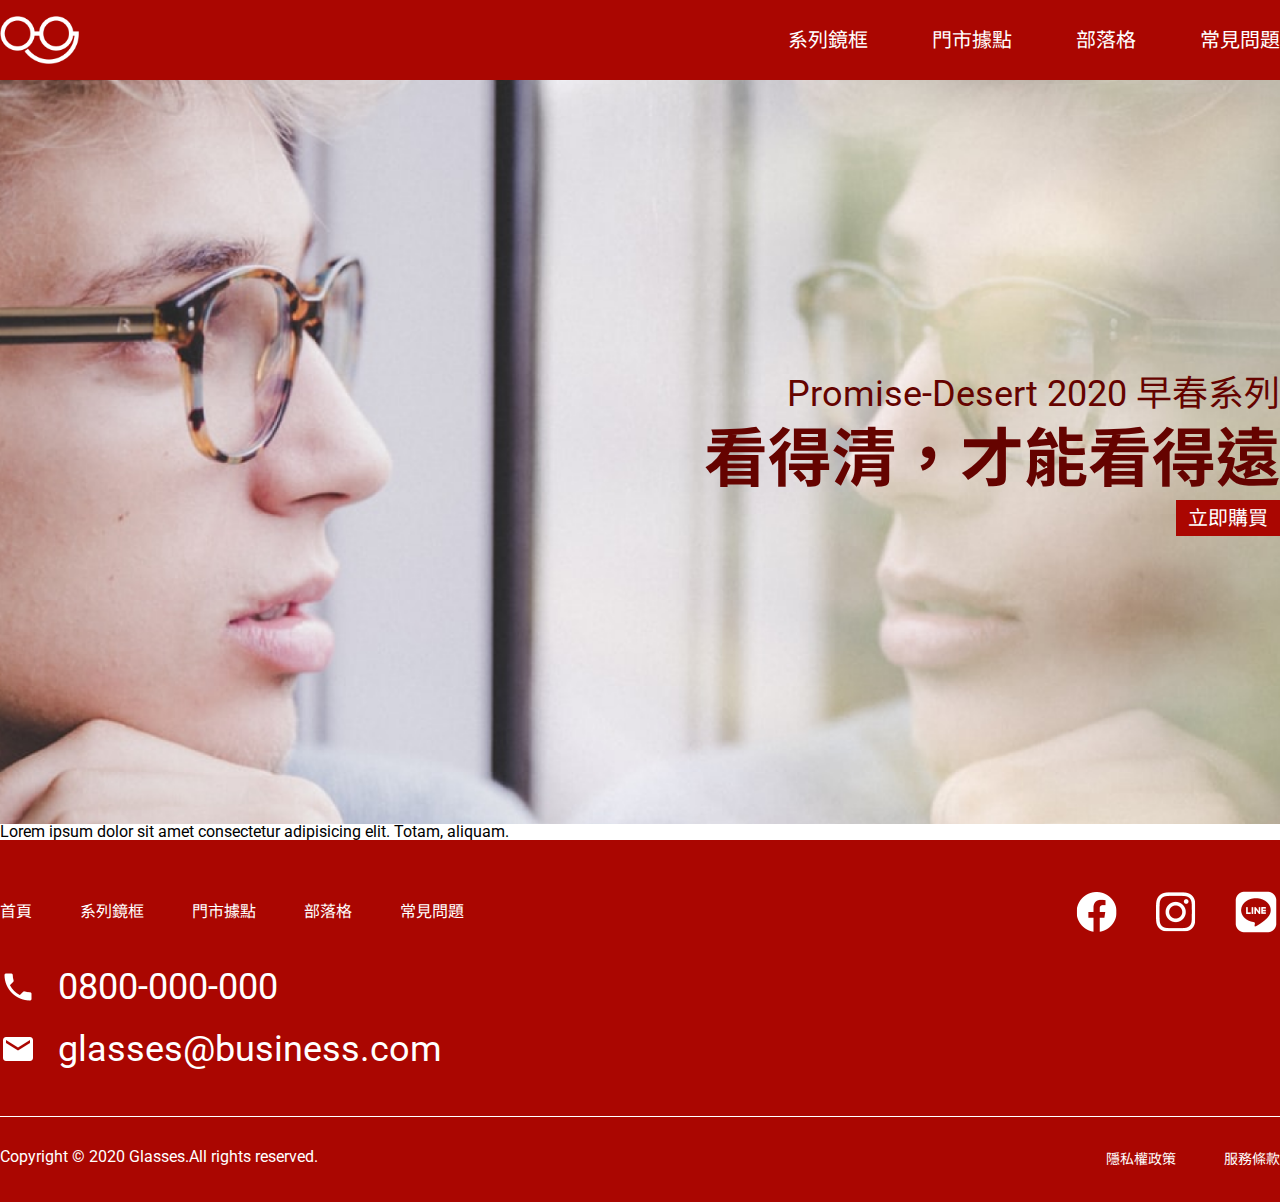
<file: index.html>
<!DOCTYPE html>
<html lang="en">

<head>
  <meta charset="UTF-8">
  <meta name="viewport" content="width=device-width, initial-scale=1.0">
  <meta http-equiv="X-UA-Compatible" content="ie=edge">
  <title>
    首頁
  </title>
  <!-- <link href="https://cdn.jsdelivr.net/npm/bootstrap@5.1.1/dist/css/bootstrap.min.css" rel="stylesheet"
    integrity="sha384-F3w7mX95PdgyTmZZMECAngseQB83DfGTowi0iMjiWaeVhAn4FJkqJByhZMI3AhiU" crossorigin="anonymous"> -->
  <link rel="stylesheet" href="./assets/style/all.css">
</head>

<body>
  <div class="header">
    <div class="container">
      <div class="header-content">
        <div class="logo">
          <a href="index.html">glasslogo</a>
        </div>
        <ul class="header-nav">
          <li><a href="#">系列鏡框</a></li>
          <li><a href="location.html">門市據點</a></li>
          <li><a href="blog.html">部落格</a></li>
          <li><a href="#">常見問題</a></li>
        </ul>

      </div>
      <div class="header-content-mobile-sm">
        <div class="logo">
          <a href="index.html">glasslogo</a>
        </div>
        <a href="#" class="header-menu-sm"><img src="./assets/images/baseline_menu_white_36dp.png" alt="menu"></a>
      </div>
    </div>
  </div>

  
<div class="banner">
  <div class="container">
    <div class="banner-content">
      <h3>Promise-Desert 2020 早春系列</h3>
      <h1>看得清，才能看得遠</h1>
      <a href="#" class="banner-btn">立即購買</a>
    </div>
  </div>
</div>

<div class="box">Lorem ipsum dolor sit amet consectetur adipisicing elit. Totam, aliquam.</div>

    <div class="footer">
      <div class="container">
        <div class="footer-top">
          <ul class="footer-nav">
            <li><a href="index.html">首頁</a></li>
            <li><a href="#">系列鏡框</a></li>
            <li><a href="location.html">門市據點</a></li>
            <li><a href="blog.html">部落格</a></li>
            <li><a href="#">常見問題</a></li>
          </ul>
          <ul class="footer-icon">
            <li><a href="#"><img src="assets/images/ic-social-fb.png" alt="FB"></a></li>
            <li><a href="#"><img src="assets/images/ic_social_ig.png" alt="IG"></a></li>
            <li><a href="#"><img src="assets/images/ic_social_line.png" alt="line"></a></li>
          </ul>
        </div>
        <div class="footer-middle">
          <ul class="footer-contact">
            <li>
              <img src="assets/images/baseline_phone_white_36dp.png" alt="">
              <a href="tel:+0800-000-000">0800-000-000</a>
            </li>
            <li>
              <img src="assets/images/baseline_local_post_office_white_36dp.png" alt="">
              <a href="mailto:glasses@business.com">glasses@business.com</a>
            </li>
          </ul>
        </div>
        <div class="footer-mobile-sm">
          <ul class="footer-contact">
            <li>
              <img src="assets/images/baseline_phone_white_36dp.png" alt="">
              <a href="tel:+0800-000-000">0800-000-000</a>
            </li>
            <li>
              <img src="assets/images/baseline_local_post_office_white_36dp.png" alt="">
              <a href="mailto:glasses@business.com">glasses@business.com</a>
            </li>
          </ul>
          <ul class="footer-icon">
            <li><a href="#"><img src="assets/images/ic-social-fb.png" alt="FB"></a></li>
            <li><a href="#"><img src="assets/images/ic_social_ig.png" alt="IG"></a></li>
            <li><a href="#"><img src="assets/images/ic_social_line.png" alt="line"></a></li>
          </ul>
        </div>
        <div class="footer-bottom">
          <p>Copyright © 2020 Glasses.All rights reserved.</p>
          <ul class="footer-lawlink">
            <li><a href="#">隱私權政策</a></li>
            <li><a href="#">服務條款</a></li>
          </ul>
        </div>

      </div>
    </div>
    <!-- <script src="https://cdn.jsdelivr.net/npm/bootstrap@5.1.1/dist/js/bootstrap.bundle.min.js"
      integrity="sha384-/bQdsTh/da6pkI1MST/rWKFNjaCP5gBSY4sEBT38Q/9RBh9AH40zEOg7Hlq2THRZ"
      crossorigin="anonymous"></script> -->
    <script src="./assets/js/vendors.js"></script>
    <script src="./assets/js/all.js"></script>

</body>

</html>
</file>
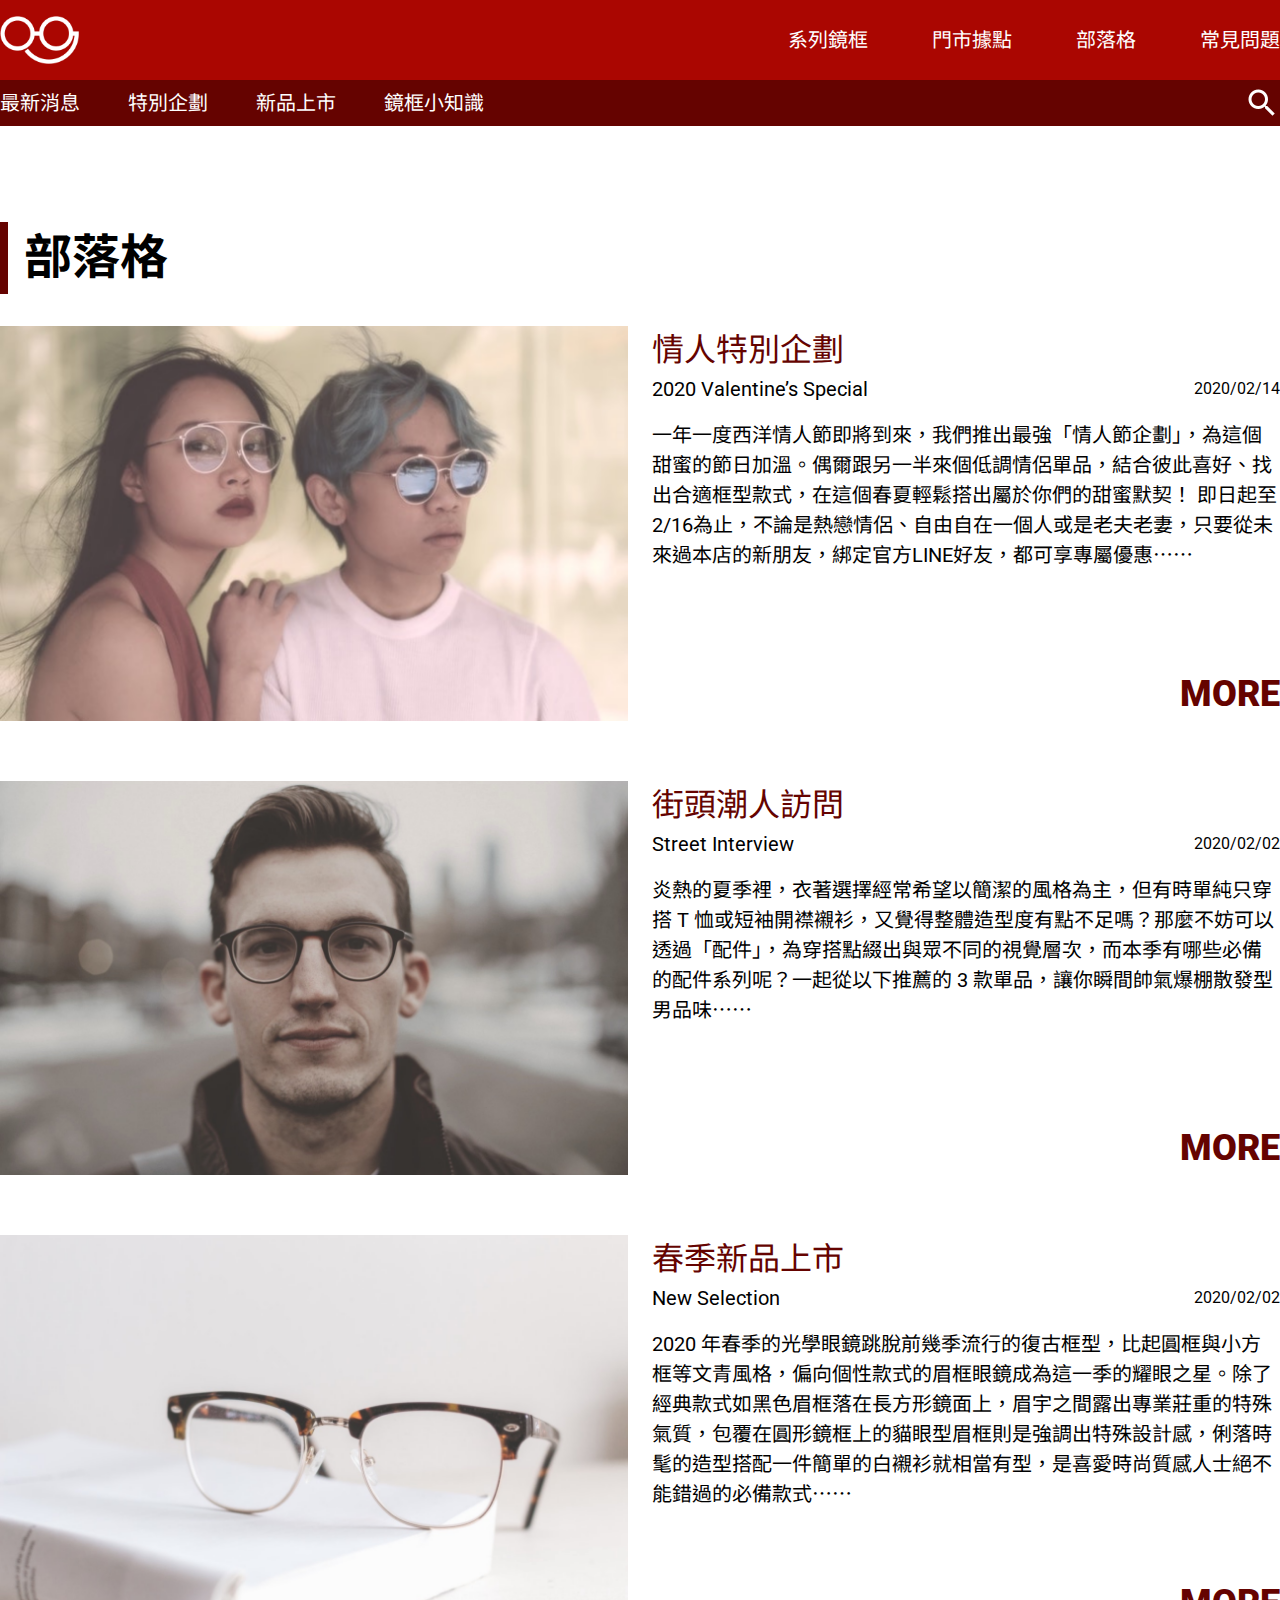
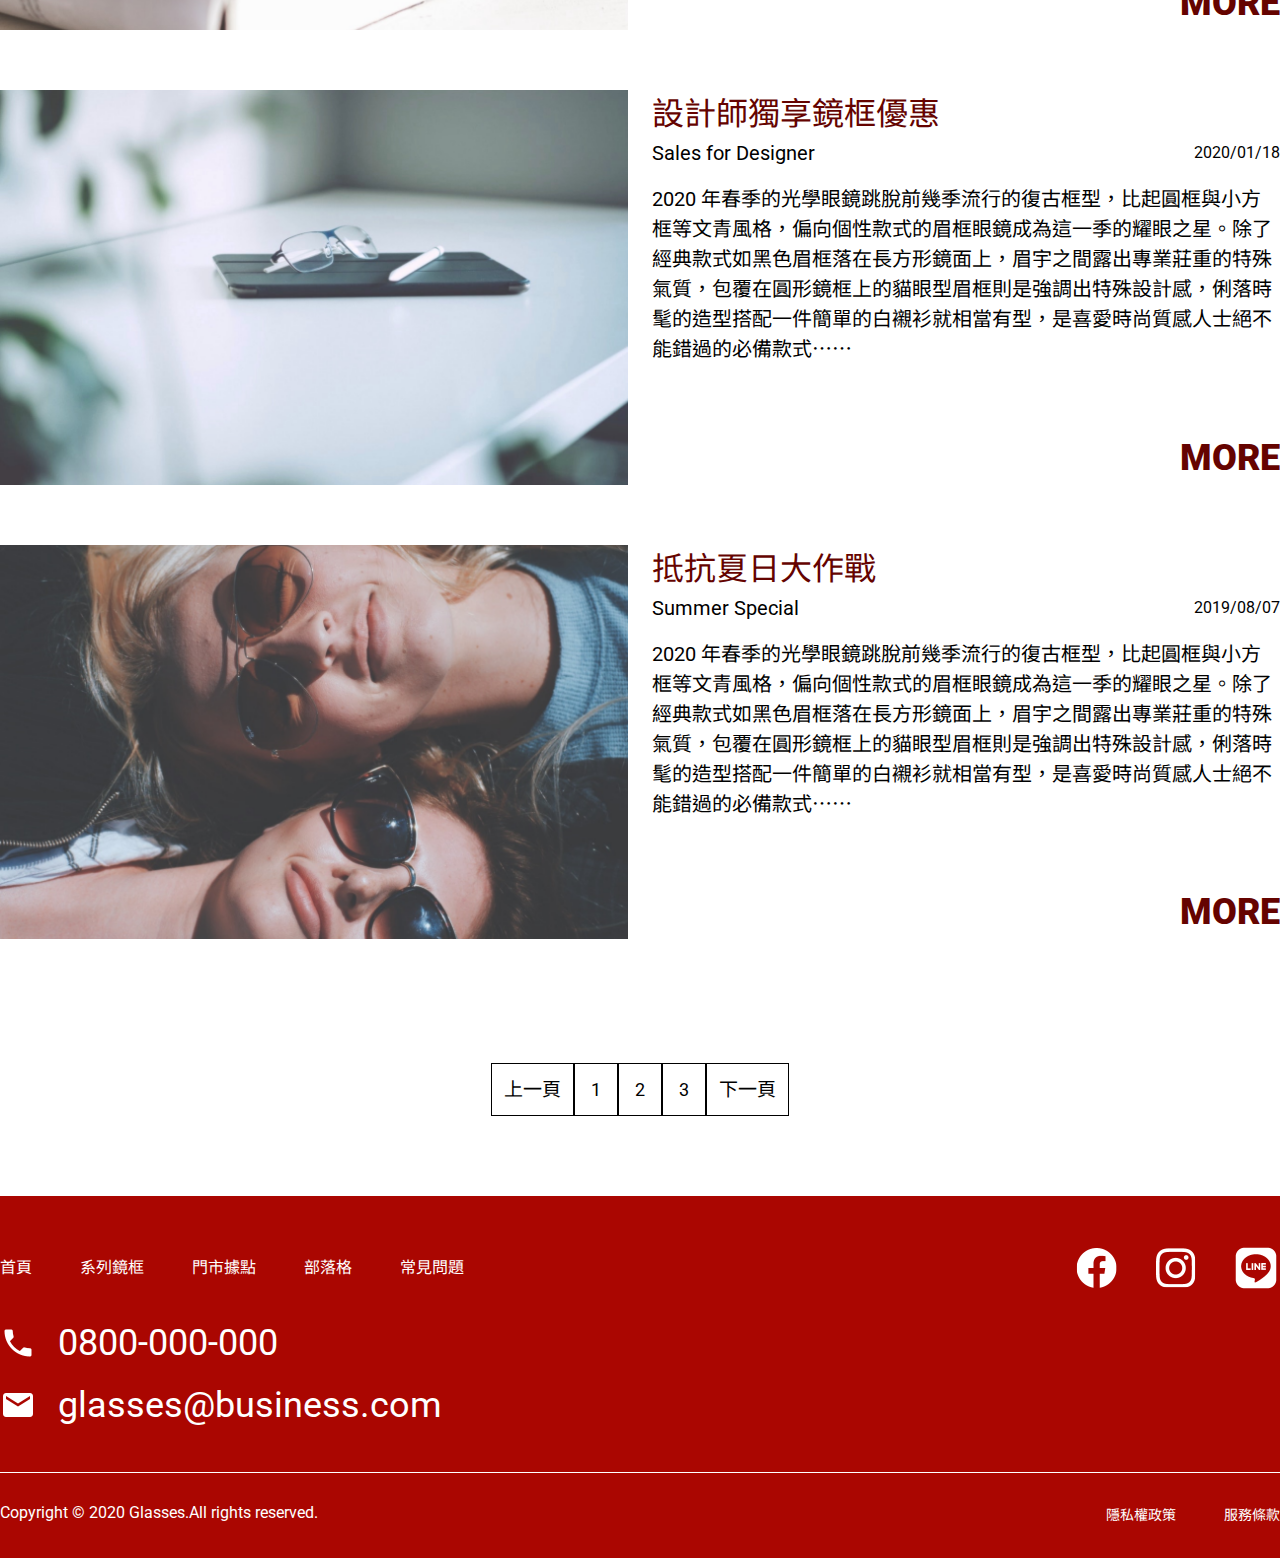
<file: blog.html>
<!DOCTYPE html>
<html lang="en">

<head>
  <meta charset="UTF-8">
  <meta name="viewport" content="width=device-width, initial-scale=1.0">
  <meta http-equiv="X-UA-Compatible" content="ie=edge">
  <title>
    部落格
  </title>
  <!-- <link href="https://cdn.jsdelivr.net/npm/bootstrap@5.1.1/dist/css/bootstrap.min.css" rel="stylesheet"
    integrity="sha384-F3w7mX95PdgyTmZZMECAngseQB83DfGTowi0iMjiWaeVhAn4FJkqJByhZMI3AhiU" crossorigin="anonymous"> -->
  <link rel="stylesheet" href="./assets/style/all.css">
</head>

<body>
  <div class="header">
    <div class="container">
      <div class="header-content">
        <div class="logo">
          <a href="index.html">glasslogo</a>
        </div>
        <ul class="header-nav">
          <li><a href="products.html">系列鏡框</a></li>
          <li><a href="location.html">門市據點</a></li>
          <li><a href="blog.html">部落格</a></li>
          <li><a href="faq.html">常見問題</a></li>
        </ul>

      </div>
      <div class="header-content-mobile-sm">
        <div class="logo">
          <a href="index.html">glasslogo</a>
        </div>
        <a href="#" class="header-menu-sm"><img src="./assets/images/baseline_menu_white_36dp.png" alt="menu"></a>
      </div>
    </div>
  </div>

  <div class="blog">
    <div class="container">
        <div class="blog-top">
            <ul class="blog-menu">
                <li><a href="#">最新消息</a></li>
                <li><a href="#">特別企劃</a></li>
                <li><a href="#">新品上市</a></li>
                <li><a href="#">鏡框小知識</a></li>
            </ul>
            <img src="./assets/images/baseline_search_white_36dp.png" alt="search">
        </div>

    </div>
</div>
<div class="container">
    <h2>部落格</h2>
    <div class="blog-article clearfix">
        <ul class="blog-article-list ">
            <li><img src="./assets/images/blog-1 (1).png" alt="blog-1"></li>
            <li class="blog-article-data">
                <div class="blog-article-content">
                    <h4>情人特別企劃</h4>
                    <div class="blog-article-subtitle">
                        <p class="fz-style1">2020 Valentine’s Special</p>
                        <p>2020/02/14</p>
                    </div>
                    <p class="blog-article-textcontent">
                        一年一度西洋情人節即將到來，我們推出最強「情人節企劃」，為這個甜蜜的節日加溫。偶爾跟另一半來個低調情侶單品，結合彼此喜好、找出合適框型款式，在這個春夏輕鬆搭出屬於你們的甜蜜默契！
                        即日起至2/16為止，不論是熱戀情侶、自由自在一個人或是老夫老妻，只要從未來過本店的新朋友，綁定官方LINE好友，都可享專屬優惠⋯⋯
                    </p>
                    <p class="blog-article-textcontent-mobile-sm">
                        一年一度西洋情人節即將到來，我們推出最強「情人節企劃」，為這個甜蜜的節日加溫。偶爾跟另一半來個低調情侶單品，結合彼此喜好、找出合適框型款式，在這個春夏輕鬆搭出屬於你們的甜蜜默契！即日起至2/16為止，不論是熱戀情侶、自由自在一個人或是老夫老妻⋯⋯<a
                            href="#">more</a>
                    </p>
                </div>
                <a href="#" class="fz-style2">MORE</a>
            </li>
        </ul>
        <ul class="blog-article-list">
            <li><img src="./assets/images/blog-2.png" alt="blog-1"></li>
            <li class="blog-article-data">
                <div class="blog-article-content">
                    <h4>街頭潮人訪問</h4>
                    <div class="blog-article-subtitle">
                        <p class="fz-style1">Street Interview</p>
                        <p>2020/02/02</p>
                    </div>
                    <p class="blog-article-textcontent">
                        炎熱的夏季裡，衣著選擇經常希望以簡潔的風格為主，但有時單純只穿搭 T
                        恤或短袖開襟襯衫，又覺得整體造型度有點不足嗎？那麼不妨可以透過「配件」，為穿搭點綴出與眾不同的視覺層次，而本季有哪些必備的配件系列呢？一起從以下推薦的 3
                        款單品，讓你瞬間帥氣爆棚散發型男品味⋯⋯
                    </p>
                    <p class="blog-article-textcontent-mobile-sm">
                        炎熱的夏季裡，衣著選擇經常希望以簡潔的風格為主，但有時單純只穿搭 T
                        恤或短袖開襟襯衫，又覺得整體造型度有點不足嗎？那麼不妨可以透過「配件」，為穿搭點綴出與眾不同的視覺層次，而本季有哪些必備的配件系列呢？一起從以下推薦的 3 款單品，讓你瞬間帥氣⋯⋯<a
                            href="#">more</a>
                    </p>
                </div>
                <a href="#" class="fz-style2">MORE</a>
            </li>
        </ul>
        <ul class="blog-article-list">
            <li><img src="./assets/images/blog-3.png" alt="blog-1"></li>
            <li class="blog-article-data">
                <div class="blog-article-content">
                    <h4>春季新品上市</h4>
                    <div class="blog-article-subtitle">
                        <p class="fz-style1">New Selection</p>
                        <p>2020/02/02</p>
                    </div>
                    <p class="blog-article-textcontent">
                        2020
                        年春季的光學眼鏡跳脫前幾季流行的復古框型，比起圓框與小方框等文青風格，偏向個性款式的眉框眼鏡成為這一季的耀眼之星。除了經典款式如黑色眉框落在長方形鏡面上，眉宇之間露出專業莊重的特殊氣質，包覆在圓形鏡框上的貓眼型眉框則是強調出特殊設計感，俐落時髦的造型搭配一件簡單的白襯衫就相當有型，是喜愛時尚質感人士絕不能錯過的必備款式⋯⋯
                    </p>
                    <p class="blog-article-textcontent-mobile-sm">
                        一年一度西洋情人節即將到來，我們推出最強「情人節企劃」，為這個甜蜜的節日加溫。偶爾跟另一半來個低調情侶單品，結合彼此喜好、找出合適框型款式，在這個春夏輕鬆搭出屬於你們的甜蜜默契！即日起至2/16為止，不論是熱戀情侶、自由自在一個人或是老夫老妻⋯⋯<a
                            href="#">more</a>
                    </p>
                </div>
                <a href="#" class="fz-style2">MORE</a>
            </li>
        </ul>
        <ul class="blog-article-list">
            <li><img src="./assets/images/blog-4.png" alt="blog-1"></li>
            <li class="blog-article-data">
                <div class="blog-article-content">
                    <h4>設計師獨享鏡框優惠</h4>
                    <div class="blog-article-subtitle">
                        <p class="fz-style1">Sales for Designer</p>
                        <p>2020/01/18</p>
                    </div>
                    <p class="blog-article-textcontent">
                        2020
                        年春季的光學眼鏡跳脫前幾季流行的復古框型，比起圓框與小方框等文青風格，偏向個性款式的眉框眼鏡成為這一季的耀眼之星。除了經典款式如黑色眉框落在長方形鏡面上，眉宇之間露出專業莊重的特殊氣質，包覆在圓形鏡框上的貓眼型眉框則是強調出特殊設計感，俐落時髦的造型搭配一件簡單的白襯衫就相當有型，是喜愛時尚質感人士絕不能錯過的必備款式⋯⋯
                    </p>
                    <p class="blog-article-textcontent-mobile-sm">
                        2020
                        年春季的光學眼鏡跳脫前幾季流行的復古框型，比起圓框與小方框等文青風格，偏向個性款式的眉框眼鏡成為這一季的耀眼之星。除了經典款式如黑色眉框落在長方形鏡面上，眉宇之間露出專業莊重的特殊氣質，包覆在圓形鏡框上的貓眼型眉框則是強調出特殊設計感，⋯⋯<a
                            href="#">more</a>
                    </p>
                </div>
                <a href="#" class="fz-style2">MORE</a>
            </li>
        </ul>
        <ul class="blog-article-list">
            <li><img src="./assets/images/blog-5.png" alt="blog-1"></li>
            <li class="blog-article-data">
                <div class="blog-article-content">
                    <h4>抵抗夏日大作戰</h4>
                    <div class="blog-article-subtitle">
                        <p class="fz-style1">Summer Special</p>
                        <p>2019/08/07</p>
                    </div>
                    <p class="blog-article-textcontent">
                        2020
                        年春季的光學眼鏡跳脫前幾季流行的復古框型，比起圓框與小方框等文青風格，偏向個性款式的眉框眼鏡成為這一季的耀眼之星。除了經典款式如黑色眉框落在長方形鏡面上，眉宇之間露出專業莊重的特殊氣質，包覆在圓形鏡框上的貓眼型眉框則是強調出特殊設計感，俐落時髦的造型搭配一件簡單的白襯衫就相當有型，是喜愛時尚質感人士絕不能錯過的必備款式⋯⋯
                    </p>
                    <p class="blog-article-textcontent-mobile-sm">
                        2020
                        年春季的光學眼鏡跳脫前幾季流行的復古框型，比起圓框與小方框等文青風格，偏向個性款式的眉框眼鏡成為這一季的耀眼之星。除了經典款式如黑色眉框落在長方形鏡面上，眉宇之間露出專業莊重的特殊氣質，包覆在圓形鏡框上的貓眼型眉框則是強調出特殊設計感，⋯⋯<a
                            href="#">more</a>
                    </p>
                </div>
                <p class="fz-style2">MORE</p>
            </li>
        </ul>
    </div>
    <div class="blog-bottom">
        <ul class="blog-pagination">
            <li><a href="#" class="fz-style3">上一頁</a></li>
            <li><a href="#" class="fz-style4">1</a></li>
            <li><a href="#" class="fz-style4">2</a></li>
            <li><a href="#" class="fz-style4">3</a></li>
            <li><a href="#" class="fz-style3">下一頁</a></li>
        </ul>
    </div>

</div>

    <div class="footer">
      <div class="container">
        <div class="footer-top">
          <ul class="footer-nav">
            <li><a href="index.html">首頁</a></li>
            <li><a href="products.html">系列鏡框</a></li>
            <li><a href="location.html">門市據點</a></li>
            <li><a href="blog.html">部落格</a></li>
            <li><a href="faq.html">常見問題</a></li>
          </ul>
          <ul class="footer-icon">
            <li><a href="#"><img src="assets/images/ic-social-fb.png" alt="FB"></a></li>
            <li><a href="#"><img src="assets/images/ic_social_ig.png" alt="IG"></a></li>
            <li><a href="#"><img src="assets/images/ic_social_line.png" alt="line"></a></li>
          </ul>
        </div>
        <div class="footer-middle">
          <ul class="footer-contact">
            <li>
              <img src="assets/images/baseline_phone_white_36dp.png" alt="">
              <a href="tel:+0800-000-000">0800-000-000</a>
            </li>
            <li>
              <img src="assets/images/baseline_local_post_office_white_36dp.png" alt="">
              <a href="mailto:glasses@business.com">glasses@business.com</a>
            </li>
          </ul>
        </div>
        <div class="footer-mobile-sm">
          <ul class="footer-contact">
            <li>
              <img src="assets/images/baseline_phone_white_36dp.png" alt="">
              <a href="tel:+0800-000-000">0800-000-000</a>
            </li>
            <li>
              <img src="assets/images/baseline_local_post_office_white_36dp.png" alt="">
              <a href="mailto:glasses@business.com">glasses@business.com</a>
            </li>
          </ul>
          <ul class="footer-icon">
            <li><a href="#"><img src="assets/images/ic-social-fb.png" alt="FB"></a></li>
            <li><a href="#"><img src="assets/images/ic_social_ig.png" alt="IG"></a></li>
            <li><a href="#"><img src="assets/images/ic_social_line.png" alt="line"></a></li>
          </ul>
        </div>
        <div class="footer-bottom">
          <p>Copyright © 2020 Glasses.All rights reserved.</p>
          <ul class="footer-lawlink">
            <li><a href="#">隱私權政策</a></li>
            <li><a href="#">服務條款</a></li>
          </ul>
        </div>

      </div>
    </div>
    <!-- <script src="https://cdn.jsdelivr.net/npm/bootstrap@5.1.1/dist/js/bootstrap.bundle.min.js"
      integrity="sha384-/bQdsTh/da6pkI1MST/rWKFNjaCP5gBSY4sEBT38Q/9RBh9AH40zEOg7Hlq2THRZ"
      crossorigin="anonymous"></script> -->
    <script src="./assets/js/vendors.js"></script>
    <script src="./assets/js/all.js"></script>

</body>

</html>
</file>
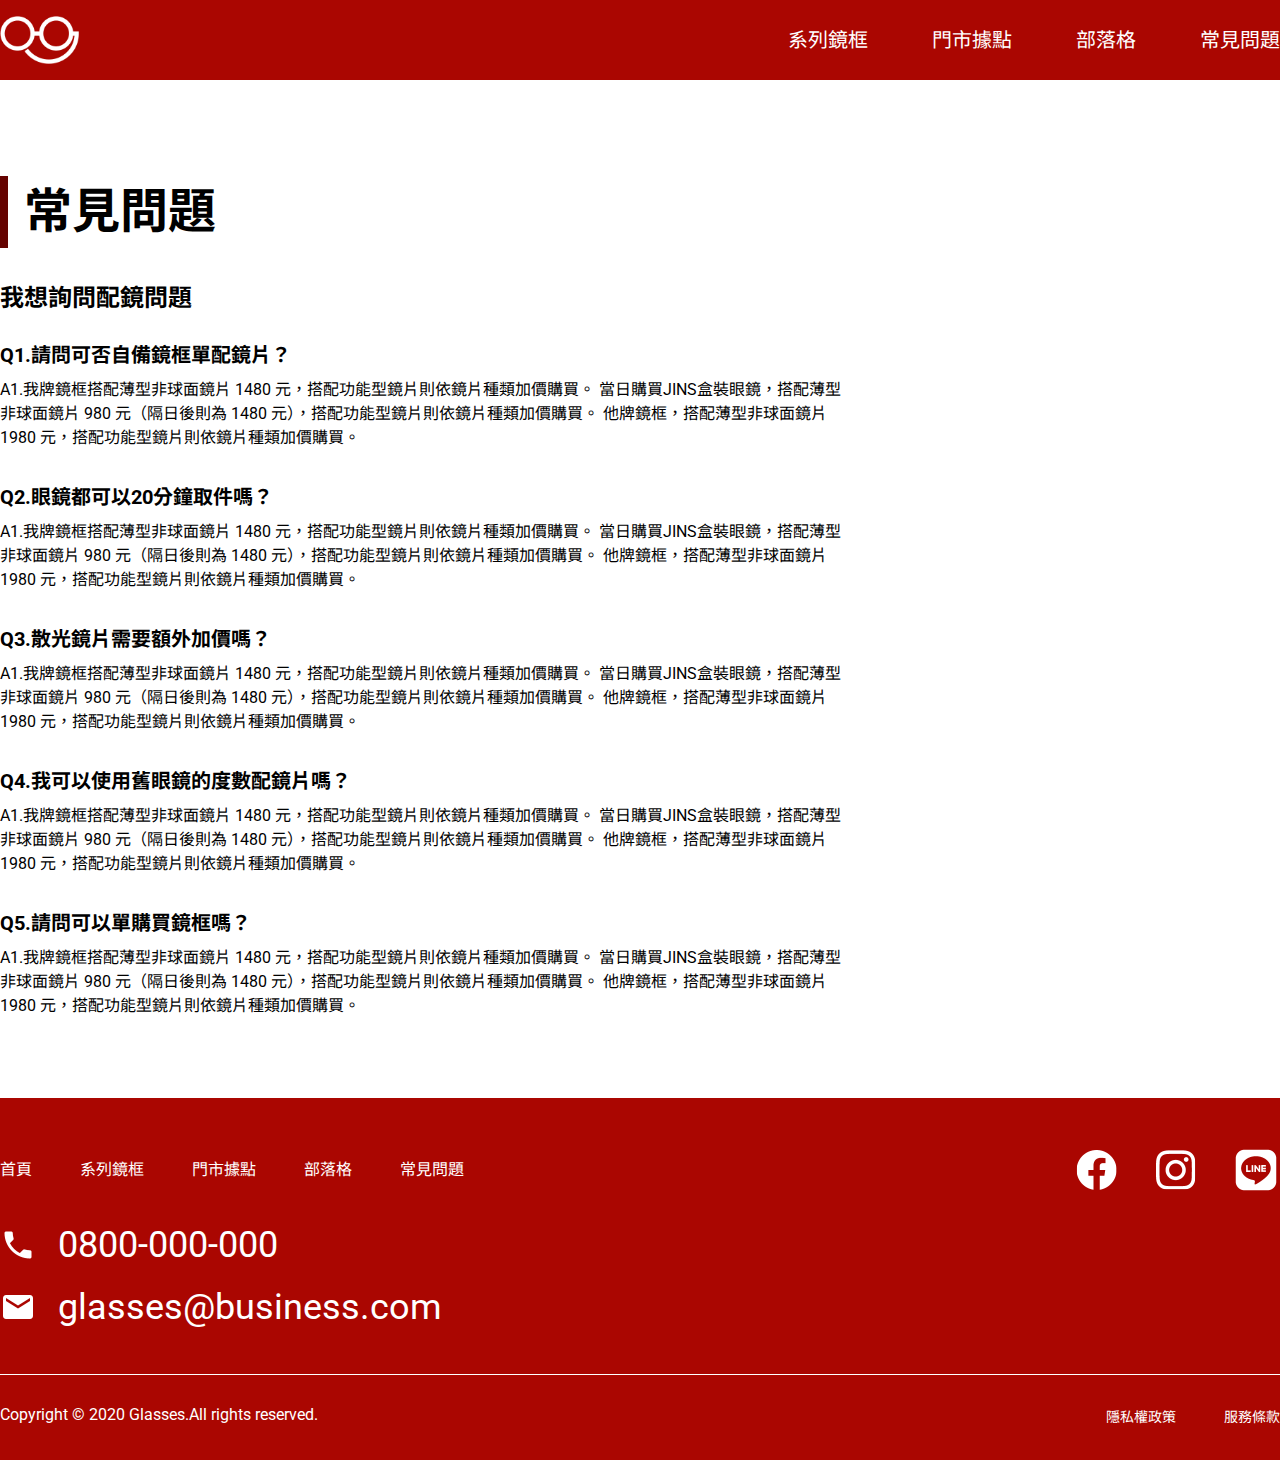
<file: faq.html>
<!DOCTYPE html>
<html lang="en">

<head>
  <meta charset="UTF-8">
  <meta name="viewport" content="width=device-width, initial-scale=1.0">
  <meta http-equiv="X-UA-Compatible" content="ie=edge">
  <title>
    部落格
  </title>
  <!-- <link href="https://cdn.jsdelivr.net/npm/bootstrap@5.1.1/dist/css/bootstrap.min.css" rel="stylesheet"
    integrity="sha384-F3w7mX95PdgyTmZZMECAngseQB83DfGTowi0iMjiWaeVhAn4FJkqJByhZMI3AhiU" crossorigin="anonymous"> -->
  <link rel="stylesheet" href="./assets/style/all.css">
</head>

<body>
  <div class="header">
    <div class="container">
      <div class="header-content">
        <div class="logo">
          <a href="index.html">glasslogo</a>
        </div>
        <ul class="header-nav">
          <li><a href="products.html">系列鏡框</a></li>
          <li><a href="location.html">門市據點</a></li>
          <li><a href="blog.html">部落格</a></li>
          <li><a href="faq.html">常見問題</a></li>
        </ul>

      </div>
      <div class="header-content-mobile-sm">
        <div class="logo">
          <a href="index.html">glasslogo</a>
        </div>
        <a href="#" class="header-menu-sm"><img src="./assets/images/baseline_menu_white_36dp.png" alt="menu"></a>
      </div>
    </div>
  </div>

  <div class="faq">
    <div class="container">
        <h2>常見問題</h2>
        <div class="faq-title">我想詢問配鏡問題</div>
        <ul class="faq-content">
            <li>
                <p class="faq-q-title">Q1.請問可否自備鏡框單配鏡片？ </p>
                <p class="faq-q-content">A1.我牌鏡框搭配薄型非球面鏡片 1480 元，搭配功能型鏡片則依鏡片種類加價購買。 當日購買JINS盒裝眼鏡，搭配薄型非球面鏡片 980 元（隔日後則為
                    1480 元），搭配功能型鏡片則依鏡片種類加價購買。 他牌鏡框，搭配薄型非球面鏡片 1980 元，搭配功能型鏡片則依鏡片種類加價購買。</p>
            </li>
            <li>
                <p class="faq-q-title">Q2.眼鏡都可以20分鐘取件嗎？</p>
                <p class="faq-q-content">A1.我牌鏡框搭配薄型非球面鏡片 1480 元，搭配功能型鏡片則依鏡片種類加價購買。 當日購買JINS盒裝眼鏡，搭配薄型非球面鏡片 980 元（隔日後則為
                    1480 元），搭配功能型鏡片則依鏡片種類加價購買。 他牌鏡框，搭配薄型非球面鏡片 1980 元，搭配功能型鏡片則依鏡片種類加價購買。</p>
            </li>
            <li>
                <p class="faq-q-title">Q3.散光鏡片需要額外加價嗎？</p>
                <p class="faq-q-content">A1.我牌鏡框搭配薄型非球面鏡片 1480 元，搭配功能型鏡片則依鏡片種類加價購買。 當日購買JINS盒裝眼鏡，搭配薄型非球面鏡片 980 元（隔日後則為
                    1480 元），搭配功能型鏡片則依鏡片種類加價購買。 他牌鏡框，搭配薄型非球面鏡片 1980 元，搭配功能型鏡片則依鏡片種類加價購買。</p>
            </li>
            <li>
                <p class="faq-q-title">Q4.我可以使用舊眼鏡的度數配鏡片嗎？</p>
                <p class="faq-q-content">A1.我牌鏡框搭配薄型非球面鏡片 1480 元，搭配功能型鏡片則依鏡片種類加價購買。 當日購買JINS盒裝眼鏡，搭配薄型非球面鏡片 980 元（隔日後則為
                    1480 元），搭配功能型鏡片則依鏡片種類加價購買。 他牌鏡框，搭配薄型非球面鏡片 1980 元，搭配功能型鏡片則依鏡片種類加價購買。</p>
            </li>
            <li>
                <p class="faq-q-title">Q5.請問可以單購買鏡框嗎？</p>
                <p class="faq-q-content">A1.我牌鏡框搭配薄型非球面鏡片 1480 元，搭配功能型鏡片則依鏡片種類加價購買。 當日購買JINS盒裝眼鏡，搭配薄型非球面鏡片 980 元（隔日後則為
                    1480 元），搭配功能型鏡片則依鏡片種類加價購買。 他牌鏡框，搭配薄型非球面鏡片 1980 元，搭配功能型鏡片則依鏡片種類加價購買。</p>
            </li>
        </ul>
    </div>
</div>

    <div class="footer">
      <div class="container">
        <div class="footer-top">
          <ul class="footer-nav">
            <li><a href="index.html">首頁</a></li>
            <li><a href="products.html">系列鏡框</a></li>
            <li><a href="location.html">門市據點</a></li>
            <li><a href="blog.html">部落格</a></li>
            <li><a href="faq.html">常見問題</a></li>
          </ul>
          <ul class="footer-icon">
            <li><a href="#"><img src="assets/images/ic-social-fb.png" alt="FB"></a></li>
            <li><a href="#"><img src="assets/images/ic_social_ig.png" alt="IG"></a></li>
            <li><a href="#"><img src="assets/images/ic_social_line.png" alt="line"></a></li>
          </ul>
        </div>
        <div class="footer-middle">
          <ul class="footer-contact">
            <li>
              <img src="assets/images/baseline_phone_white_36dp.png" alt="">
              <a href="tel:+0800-000-000">0800-000-000</a>
            </li>
            <li>
              <img src="assets/images/baseline_local_post_office_white_36dp.png" alt="">
              <a href="mailto:glasses@business.com">glasses@business.com</a>
            </li>
          </ul>
        </div>
        <div class="footer-mobile-sm">
          <ul class="footer-contact">
            <li>
              <img src="assets/images/baseline_phone_white_36dp.png" alt="">
              <a href="tel:+0800-000-000">0800-000-000</a>
            </li>
            <li>
              <img src="assets/images/baseline_local_post_office_white_36dp.png" alt="">
              <a href="mailto:glasses@business.com">glasses@business.com</a>
            </li>
          </ul>
          <ul class="footer-icon">
            <li><a href="#"><img src="assets/images/ic-social-fb.png" alt="FB"></a></li>
            <li><a href="#"><img src="assets/images/ic_social_ig.png" alt="IG"></a></li>
            <li><a href="#"><img src="assets/images/ic_social_line.png" alt="line"></a></li>
          </ul>
        </div>
        <div class="footer-bottom">
          <p>Copyright © 2020 Glasses.All rights reserved.</p>
          <ul class="footer-lawlink">
            <li><a href="#">隱私權政策</a></li>
            <li><a href="#">服務條款</a></li>
          </ul>
        </div>

      </div>
    </div>
    <!-- <script src="https://cdn.jsdelivr.net/npm/bootstrap@5.1.1/dist/js/bootstrap.bundle.min.js"
      integrity="sha384-/bQdsTh/da6pkI1MST/rWKFNjaCP5gBSY4sEBT38Q/9RBh9AH40zEOg7Hlq2THRZ"
      crossorigin="anonymous"></script> -->
    <script src="./assets/js/vendors.js"></script>
    <script src="./assets/js/all.js"></script>

</body>

</html>
</file>
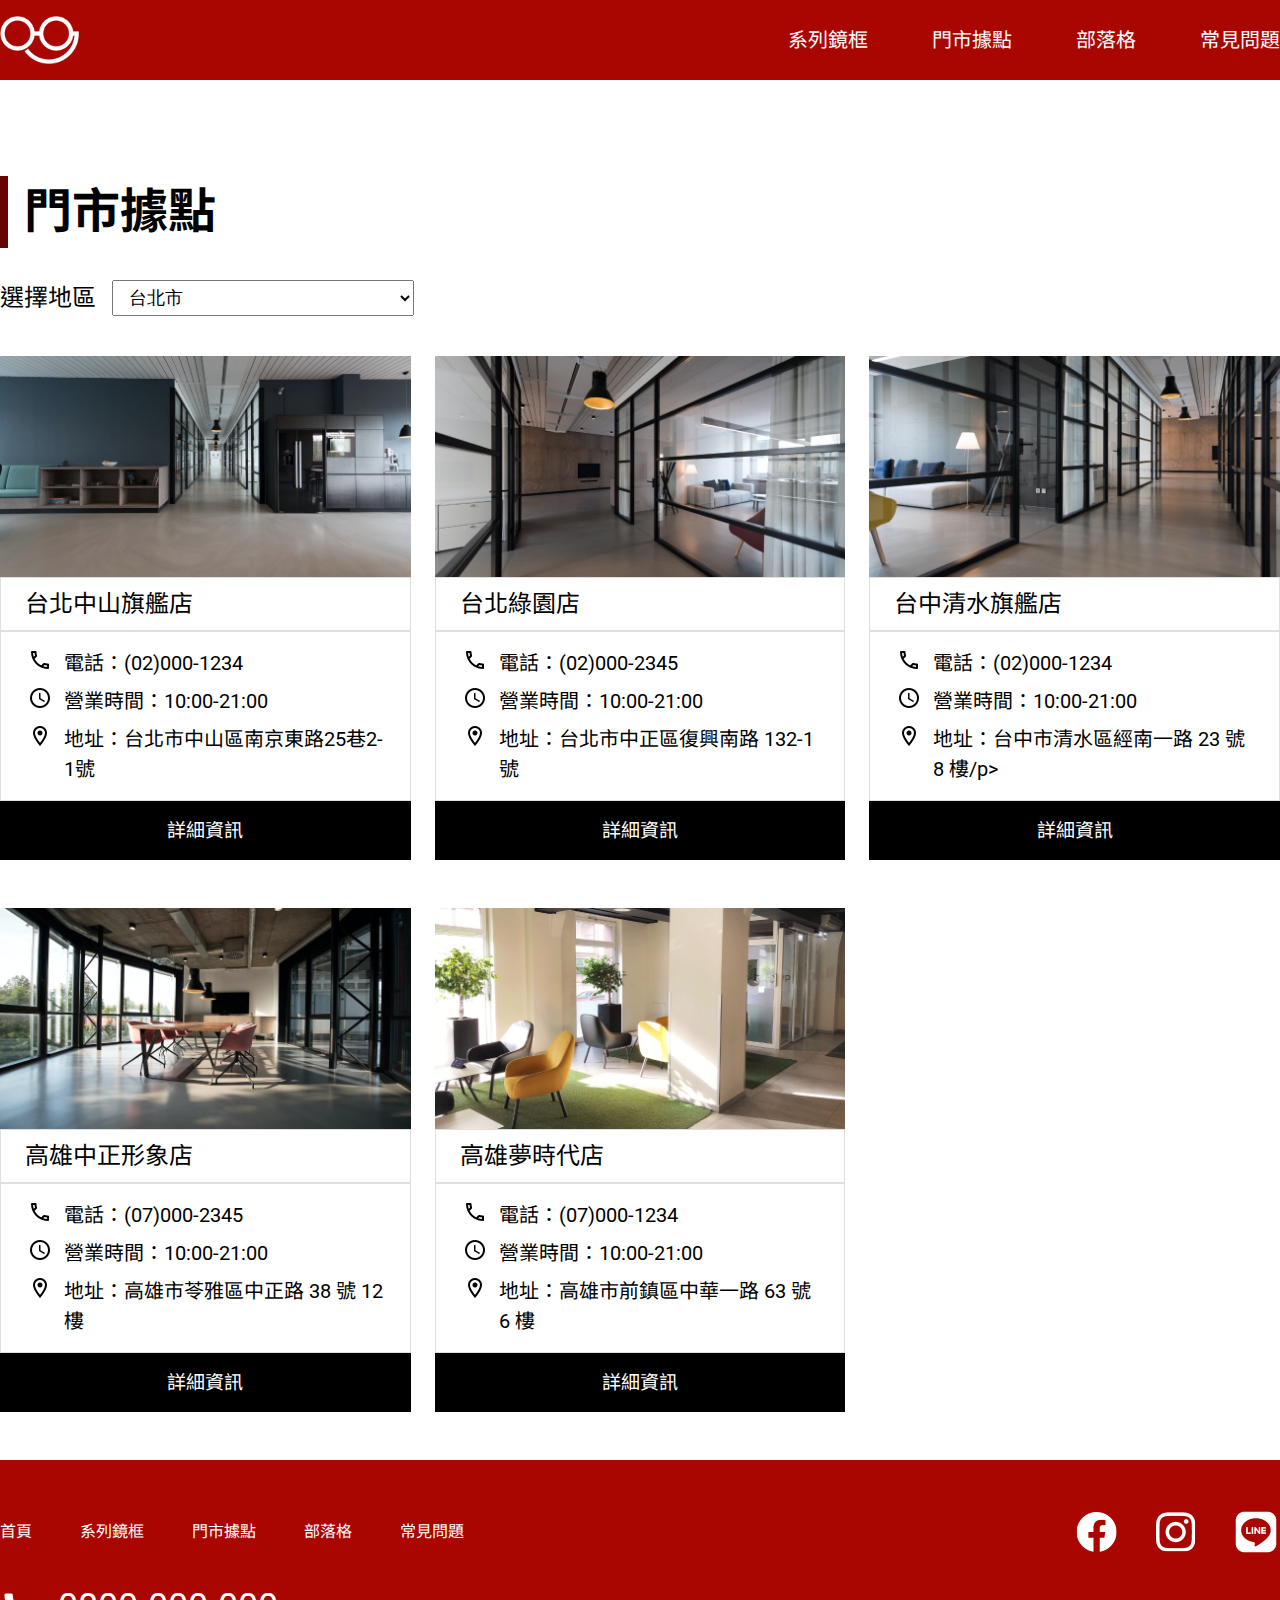
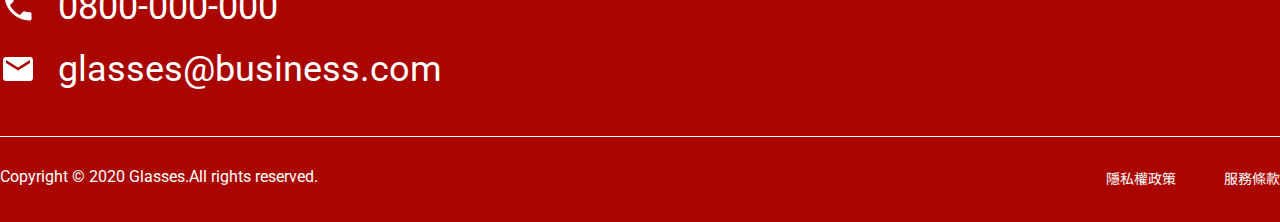
<file: location.html>
<!DOCTYPE html>
<html lang="en">

<head>
  <meta charset="UTF-8">
  <meta name="viewport" content="width=device-width, initial-scale=1.0">
  <meta http-equiv="X-UA-Compatible" content="ie=edge">
  <title>
    門市據點
  </title>
  <!-- <link href="https://cdn.jsdelivr.net/npm/bootstrap@5.1.1/dist/css/bootstrap.min.css" rel="stylesheet"
    integrity="sha384-F3w7mX95PdgyTmZZMECAngseQB83DfGTowi0iMjiWaeVhAn4FJkqJByhZMI3AhiU" crossorigin="anonymous"> -->
  <link rel="stylesheet" href="./assets/style/all.css">
</head>

<body>
  <div class="header">
    <div class="container">
      <div class="header-content">
        <div class="logo">
          <a href="index.html">glasslogo</a>
        </div>
        <ul class="header-nav">
          <li><a href="products.html">系列鏡框</a></li>
          <li><a href="location.html">門市據點</a></li>
          <li><a href="blog.html">部落格</a></li>
          <li><a href="faq.html">常見問題</a></li>
        </ul>

      </div>
      <div class="header-content-mobile-sm">
        <div class="logo">
          <a href="index.html">glasslogo</a>
        </div>
        <a href="#" class="header-menu-sm"><img src="./assets/images/baseline_menu_white_36dp.png" alt="menu"></a>
      </div>
    </div>
  </div>

  <div class="location">
    <div class="container">
        <h2>門市據點</h2>
        <div class="location-area">
            <span class="location-area-title">選擇地區</span>
            <form>
                <select name="YourLocation" class="dropdown">
                    　<option value="Taipei">台北市</option>
                    　<option value="Taoyuan">桃園市</option>
                    　<option value="Kaohsiung">高雄市</option>
                    <option value="Kaohsiung">台中市</option>
                </select>
            </form>
        </div>
        <div class="location-content">
            <ul class="location-list">
                <li class="location-card">
                    <img src="./assets/images/store-1.png" alt="台北中山旗艦店">
                    <div class="location-card-data">
                        <p class="location-card-title">台北中山旗艦店</p>
                        <ul class="card-content">
                            <li>
                                <img src="./assets/images/outline_call_black_24dp.png" alt="call">
                                電話：<a href="tel:+(02)000-1234">(02)000-1234</a>
                            </li>
                            <li>
                                <img src="./assets/images/baseline_schedule_black_24dp.png" alt="">
                                <p>營業時間：10:00-21:00</p>
                            </li>
                            <li>
                                <img src="./assets/images/outline_location_on_black_24dp.png" alt="">
                                <p>地址：台北市中山區南京東路25巷2-1號</p>
                            </li>
                        </ul>
                        <a href="location2.html" class="location-card-btn">詳細資訊</a>

                    </div>
                </li>
                <li class="location-card">
                    <img src="./assets/images/store-2.png" alt="台北綠園店">
                    <div class="location-card-data">
                        <p class="location-card-title">台北綠園店</p>
                        <ul class="card-content">
                            <li>
                                <img src="./assets/images/outline_call_black_24dp.png" alt="call">
                                電話：<a href="tel:+(02)000-2345">(02)000-2345</a>
                            </li>
                            <li>
                                <img src="./assets/images/baseline_schedule_black_24dp.png" alt="">
                                <p>營業時間：10:00-21:00</p>
                            </li>
                            <li>
                                <img src="./assets/images/outline_location_on_black_24dp.png" alt="">
                                <p>地址：台北市中正區復興南路 132-1 號</p>
                            </li>
                        </ul>
                        <a href="#" class="location-card-btn">詳細資訊</a>

                    </div>
                </li>
                <li class="location-card">
                    <img src="./assets/images/store-3.png" alt="台中清水旗艦店">
                    <div class="location-card-data">
                        <p class="location-card-title">台中清水旗艦店</p>
                        <ul class="card-content">
                            <li>
                                <img src="./assets/images/outline_call_black_24dp.png" alt="call">
                                電話：<a href="tel:+(02)000-1234">(02)000-1234</a>
                            </li>
                            <li>
                                <img src="./assets/images/baseline_schedule_black_24dp.png" alt="">
                                <p>營業時間：10:00-21:00</p>
                            </li>
                            <li>
                                <img src="./assets/images/outline_location_on_black_24dp.png" alt="">
                                <p>地址：台中市清水區經南一路 23 號 8 樓/p>
                            </li>
                        </ul>
                        <a href="#" class="location-card-btn">詳細資訊</a>

                    </div>
                </li>
                <li class="location-card">
                    <img src="./assets/images/store-4.png" alt="高雄中正形象店">
                    <div class="location-card-data">
                        <p class="location-card-title">高雄中正形象店</p>
                        <ul class="card-content">
                            <li>
                                <img src="./assets/images/outline_call_black_24dp.png" alt="call">
                                電話：<a href="tel:+(07)000-2345">(07)000-2345</a>
                            </li>
                            <li>
                                <img src="./assets/images/baseline_schedule_black_24dp.png" alt="">
                                <p>營業時間：10:00-21:00</p>
                            </li>
                            <li>
                                <img src="./assets/images/outline_location_on_black_24dp.png" alt="">
                                <p>地址：高雄市苓雅區中正路 38 號 12 樓</p>
                            </li>
                        </ul>
                        <a href="#" class="location-card-btn">詳細資訊</a>

                    </div>
                </li>
                <li class="location-card">
                    <img src=" ./assets/images/store-5.png" alt="高雄夢時代店">
                    <div class="location-card-data">
                        <p class="location-card-title">高雄夢時代店</p>
                        <ul class="card-content">
                            <li>
                                <img src="./assets/images/outline_call_black_24dp.png" alt="call">
                                電話：<a href="tel:+(07)000-1234">(07)000-1234</a>
                            </li>
                            <li>
                                <img src="./assets/images/baseline_schedule_black_24dp.png" alt="">
                                <p>營業時間：10:00-21:00</p>
                            </li>
                            <li>
                                <img src="./assets/images/outline_location_on_black_24dp.png" alt="">
                                <p>地址：高雄市前鎮區中華一路 63 號 6 樓</p>
                            </li>
                        </ul>
                        <a href="#" class="location-card-btn">詳細資訊</a>

                    </div>
                </li>

            </ul>
        </div>
    </div>
</div>

    <div class="footer">
      <div class="container">
        <div class="footer-top">
          <ul class="footer-nav">
            <li><a href="index.html">首頁</a></li>
            <li><a href="products.html">系列鏡框</a></li>
            <li><a href="location.html">門市據點</a></li>
            <li><a href="blog.html">部落格</a></li>
            <li><a href="faq.html">常見問題</a></li>
          </ul>
          <ul class="footer-icon">
            <li><a href="#"><img src="assets/images/ic-social-fb.png" alt="FB"></a></li>
            <li><a href="#"><img src="assets/images/ic_social_ig.png" alt="IG"></a></li>
            <li><a href="#"><img src="assets/images/ic_social_line.png" alt="line"></a></li>
          </ul>
        </div>
        <div class="footer-middle">
          <ul class="footer-contact">
            <li>
              <img src="assets/images/baseline_phone_white_36dp.png" alt="">
              <a href="tel:+0800-000-000">0800-000-000</a>
            </li>
            <li>
              <img src="assets/images/baseline_local_post_office_white_36dp.png" alt="">
              <a href="mailto:glasses@business.com">glasses@business.com</a>
            </li>
          </ul>
        </div>
        <div class="footer-mobile-sm">
          <ul class="footer-contact">
            <li>
              <img src="assets/images/baseline_phone_white_36dp.png" alt="">
              <a href="tel:+0800-000-000">0800-000-000</a>
            </li>
            <li>
              <img src="assets/images/baseline_local_post_office_white_36dp.png" alt="">
              <a href="mailto:glasses@business.com">glasses@business.com</a>
            </li>
          </ul>
          <ul class="footer-icon">
            <li><a href="#"><img src="assets/images/ic-social-fb.png" alt="FB"></a></li>
            <li><a href="#"><img src="assets/images/ic_social_ig.png" alt="IG"></a></li>
            <li><a href="#"><img src="assets/images/ic_social_line.png" alt="line"></a></li>
          </ul>
        </div>
        <div class="footer-bottom">
          <p>Copyright © 2020 Glasses.All rights reserved.</p>
          <ul class="footer-lawlink">
            <li><a href="#">隱私權政策</a></li>
            <li><a href="#">服務條款</a></li>
          </ul>
        </div>

      </div>
    </div>
    <!-- <script src="https://cdn.jsdelivr.net/npm/bootstrap@5.1.1/dist/js/bootstrap.bundle.min.js"
      integrity="sha384-/bQdsTh/da6pkI1MST/rWKFNjaCP5gBSY4sEBT38Q/9RBh9AH40zEOg7Hlq2THRZ"
      crossorigin="anonymous"></script> -->
    <script src="./assets/js/vendors.js"></script>
    <script src="./assets/js/all.js"></script>

</body>

</html>
</file>
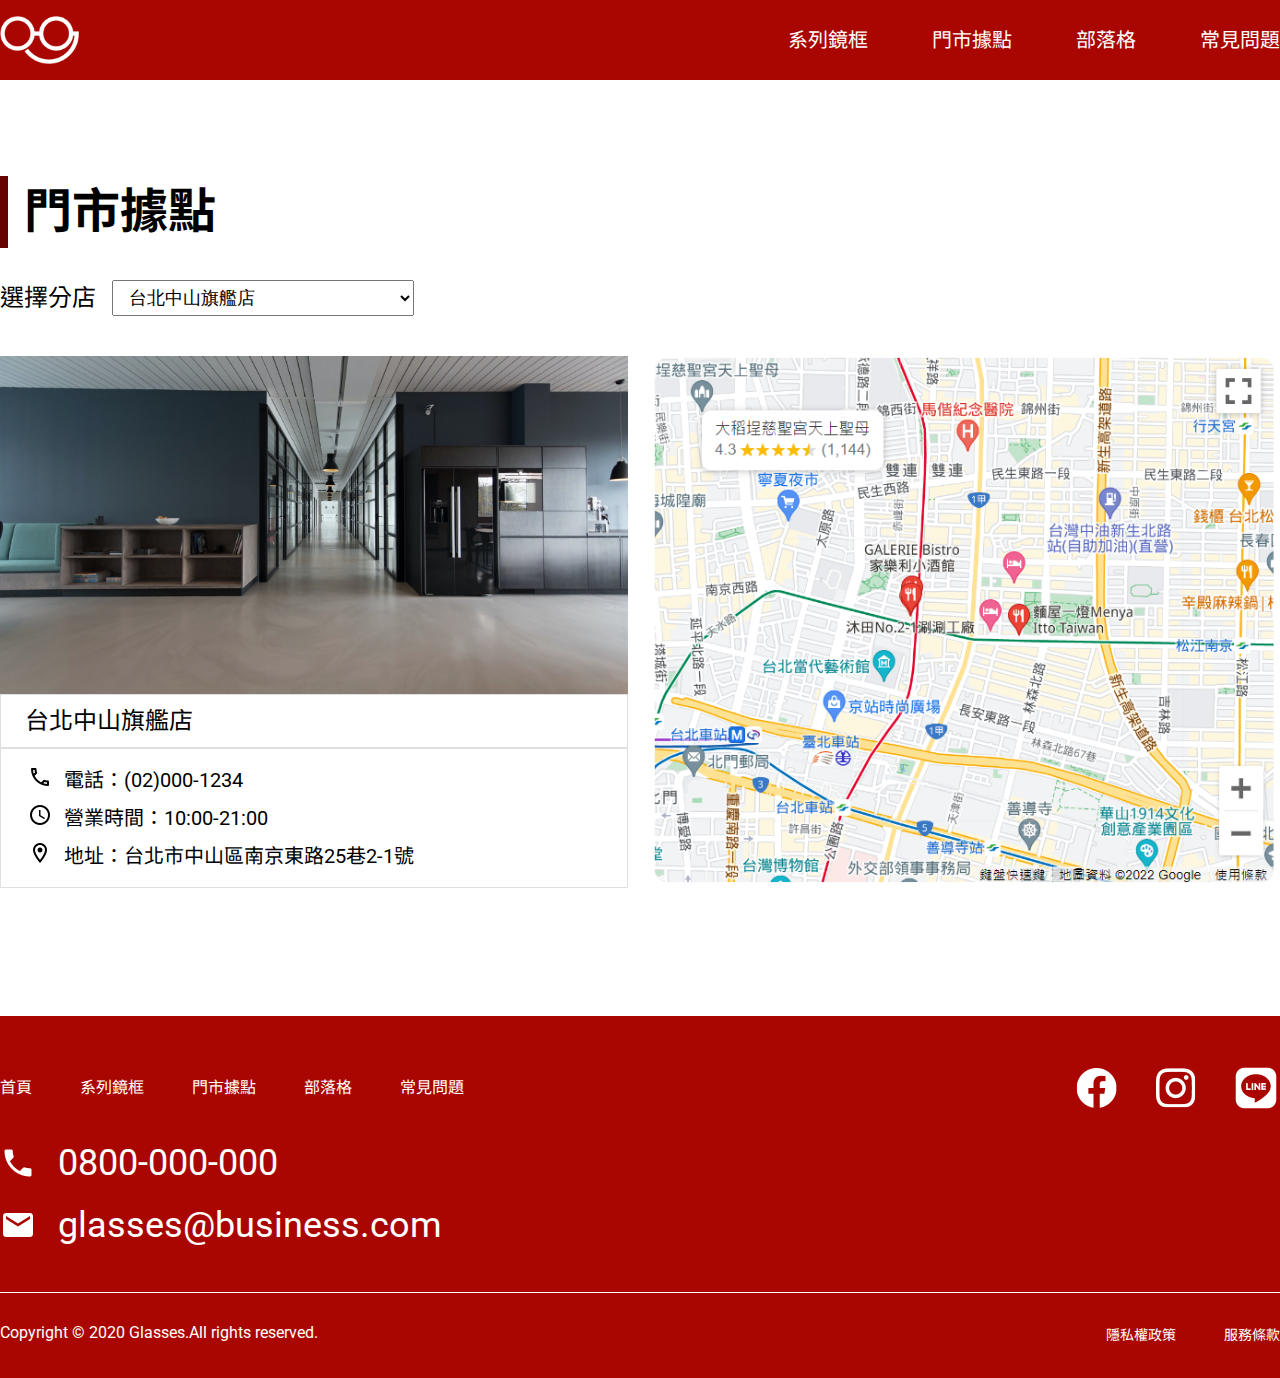
<file: location2.html>
<!DOCTYPE html>
<html lang="en">

<head>
  <meta charset="UTF-8">
  <meta name="viewport" content="width=device-width, initial-scale=1.0">
  <meta http-equiv="X-UA-Compatible" content="ie=edge">
  <title>
    門市據點
  </title>
  <!-- <link href="https://cdn.jsdelivr.net/npm/bootstrap@5.1.1/dist/css/bootstrap.min.css" rel="stylesheet"
    integrity="sha384-F3w7mX95PdgyTmZZMECAngseQB83DfGTowi0iMjiWaeVhAn4FJkqJByhZMI3AhiU" crossorigin="anonymous"> -->
  <link rel="stylesheet" href="./assets/style/all.css">
</head>

<body>
  <div class="header">
    <div class="container">
      <div class="header-content">
        <div class="logo">
          <a href="index.html">glasslogo</a>
        </div>
        <ul class="header-nav">
          <li><a href="products.html">系列鏡框</a></li>
          <li><a href="location.html">門市據點</a></li>
          <li><a href="blog.html">部落格</a></li>
          <li><a href="faq.html">常見問題</a></li>
        </ul>

      </div>
      <div class="header-content-mobile-sm">
        <div class="logo">
          <a href="index.html">glasslogo</a>
        </div>
        <a href="#" class="header-menu-sm"><img src="./assets/images/baseline_menu_white_36dp.png" alt="menu"></a>
      </div>
    </div>
  </div>

  <div class="location">
    <div class="container">
        <h2>門市據點</h2>
        <div class="location-area">
            <span class="location-area-title">選擇分店</span>
            <form>
                <select name="YourLocation" class="dropdown2">
                    　<option value="Taipei">台北中山旗艦店</option>
                    　<option value="Taichung">台中清水旗艦店</option>
                    　<option value="Taipei">台北綠園店</option>
                    　<option value="Kaohsiung">高雄中正形象店</option>
                    　<option value="Kaohsiung">高雄夢時代店</option>
                </select>
            </form>
        </div>
        <div class="location2-content">
            <ul class="location2-list">
                <li class="location2-card">
                    <img src="./assets/images/store-1.png" alt="台北中山旗艦店">
                    <div class="location2-card-data">
                        <p class="location2-card-title">台北中山旗艦店</p>
                        <ul class="card-content">
                            <li>
                                <img src="./assets/images/outline_call_black_24dp.png" alt="call">
                                電話：<a href="tel:+(02)000-1234">(02)000-1234</a>
                            </li>
                            <li>
                                <img src="./assets/images/baseline_schedule_black_24dp.png" alt="">
                                <p>營業時間：10:00-21:00</p>
                            </li>
                            <li>
                                <img src="./assets/images/outline_location_on_black_24dp.png" alt="">
                                <p>地址：台北市中山區南京東路25巷2-1號</p>
                            </li>
                        </ul>

                    </div>
                </li>

            </ul>
            <!-- <ul class="location2-list-md">
                <li class="location2-card">
                    <img src="./assets/images/store-1.png" alt="台北中山旗艦店">
                </li>
                <li class="location2-card-data">
                    <p class="location2-card-title">台北中山旗艦店</p>
                    <ul class="card-content">
                        <li>
                            <img src="./assets/images/outline_call_black_24dp.png" alt="call">
                            電話：<a href="tel:+(02)000-1234">(02)000-1234</a>
                        </li>
                        <li>
                            <img src="./assets/images/baseline_schedule_black_24dp.png" alt="">
                            <p>營業時間：10:00-21:00</p>
                        </li>
                        <li>
                            <img src="./assets/images/outline_location_on_black_24dp.png" alt="">
                            <p>地址：台北市中山區南京東路25巷2-1號</p>
                        </li>
                    </ul>

                </li>
            </ul> -->
            <ul class="location2-list-md">
                <li class="location2-card-data">
                    <div class="location2-card">
                        <img src="./assets/images/store-1.png" alt="台北中山旗艦店">
                    </div>
                    <div class="location2-card2">
                        <p class="location2-card-title">台北中山旗艦店</p>
                        <ul class="card-content">
                            <li>
                                <img src="./assets/images/outline_call_black_24dp.png" alt="call">
                                電話：<a href="tel:+(02)000-1234">(02)000-1234</a>
                            </li>
                            <li>
                                <img src="./assets/images/baseline_schedule_black_24dp.png" alt="">
                                <p>營業時間：10:00-21:00</p>
                            </li>
                            <li>
                                <img src="./assets/images/outline_location_on_black_24dp.png" alt="">
                                <p>地址：台北市中山區南京東路25巷2-1號</p>
                            </li>
                        </ul>
                    </div>


                </li>
            </ul>
            <div class="location2-map">
                <img src="./assets/images/螢幕擷取畫面 2022-08-06 232831.png" alt="台北市中山區南京東路25巷2-1號">
            </div>

        </div>
    </div>
</div>

    <div class="footer">
      <div class="container">
        <div class="footer-top">
          <ul class="footer-nav">
            <li><a href="index.html">首頁</a></li>
            <li><a href="products.html">系列鏡框</a></li>
            <li><a href="location.html">門市據點</a></li>
            <li><a href="blog.html">部落格</a></li>
            <li><a href="faq.html">常見問題</a></li>
          </ul>
          <ul class="footer-icon">
            <li><a href="#"><img src="assets/images/ic-social-fb.png" alt="FB"></a></li>
            <li><a href="#"><img src="assets/images/ic_social_ig.png" alt="IG"></a></li>
            <li><a href="#"><img src="assets/images/ic_social_line.png" alt="line"></a></li>
          </ul>
        </div>
        <div class="footer-middle">
          <ul class="footer-contact">
            <li>
              <img src="assets/images/baseline_phone_white_36dp.png" alt="">
              <a href="tel:+0800-000-000">0800-000-000</a>
            </li>
            <li>
              <img src="assets/images/baseline_local_post_office_white_36dp.png" alt="">
              <a href="mailto:glasses@business.com">glasses@business.com</a>
            </li>
          </ul>
        </div>
        <div class="footer-mobile-sm">
          <ul class="footer-contact">
            <li>
              <img src="assets/images/baseline_phone_white_36dp.png" alt="">
              <a href="tel:+0800-000-000">0800-000-000</a>
            </li>
            <li>
              <img src="assets/images/baseline_local_post_office_white_36dp.png" alt="">
              <a href="mailto:glasses@business.com">glasses@business.com</a>
            </li>
          </ul>
          <ul class="footer-icon">
            <li><a href="#"><img src="assets/images/ic-social-fb.png" alt="FB"></a></li>
            <li><a href="#"><img src="assets/images/ic_social_ig.png" alt="IG"></a></li>
            <li><a href="#"><img src="assets/images/ic_social_line.png" alt="line"></a></li>
          </ul>
        </div>
        <div class="footer-bottom">
          <p>Copyright © 2020 Glasses.All rights reserved.</p>
          <ul class="footer-lawlink">
            <li><a href="#">隱私權政策</a></li>
            <li><a href="#">服務條款</a></li>
          </ul>
        </div>

      </div>
    </div>
    <!-- <script src="https://cdn.jsdelivr.net/npm/bootstrap@5.1.1/dist/js/bootstrap.bundle.min.js"
      integrity="sha384-/bQdsTh/da6pkI1MST/rWKFNjaCP5gBSY4sEBT38Q/9RBh9AH40zEOg7Hlq2THRZ"
      crossorigin="anonymous"></script> -->
    <script src="./assets/js/vendors.js"></script>
    <script src="./assets/js/all.js"></script>

</body>

</html>
</file>
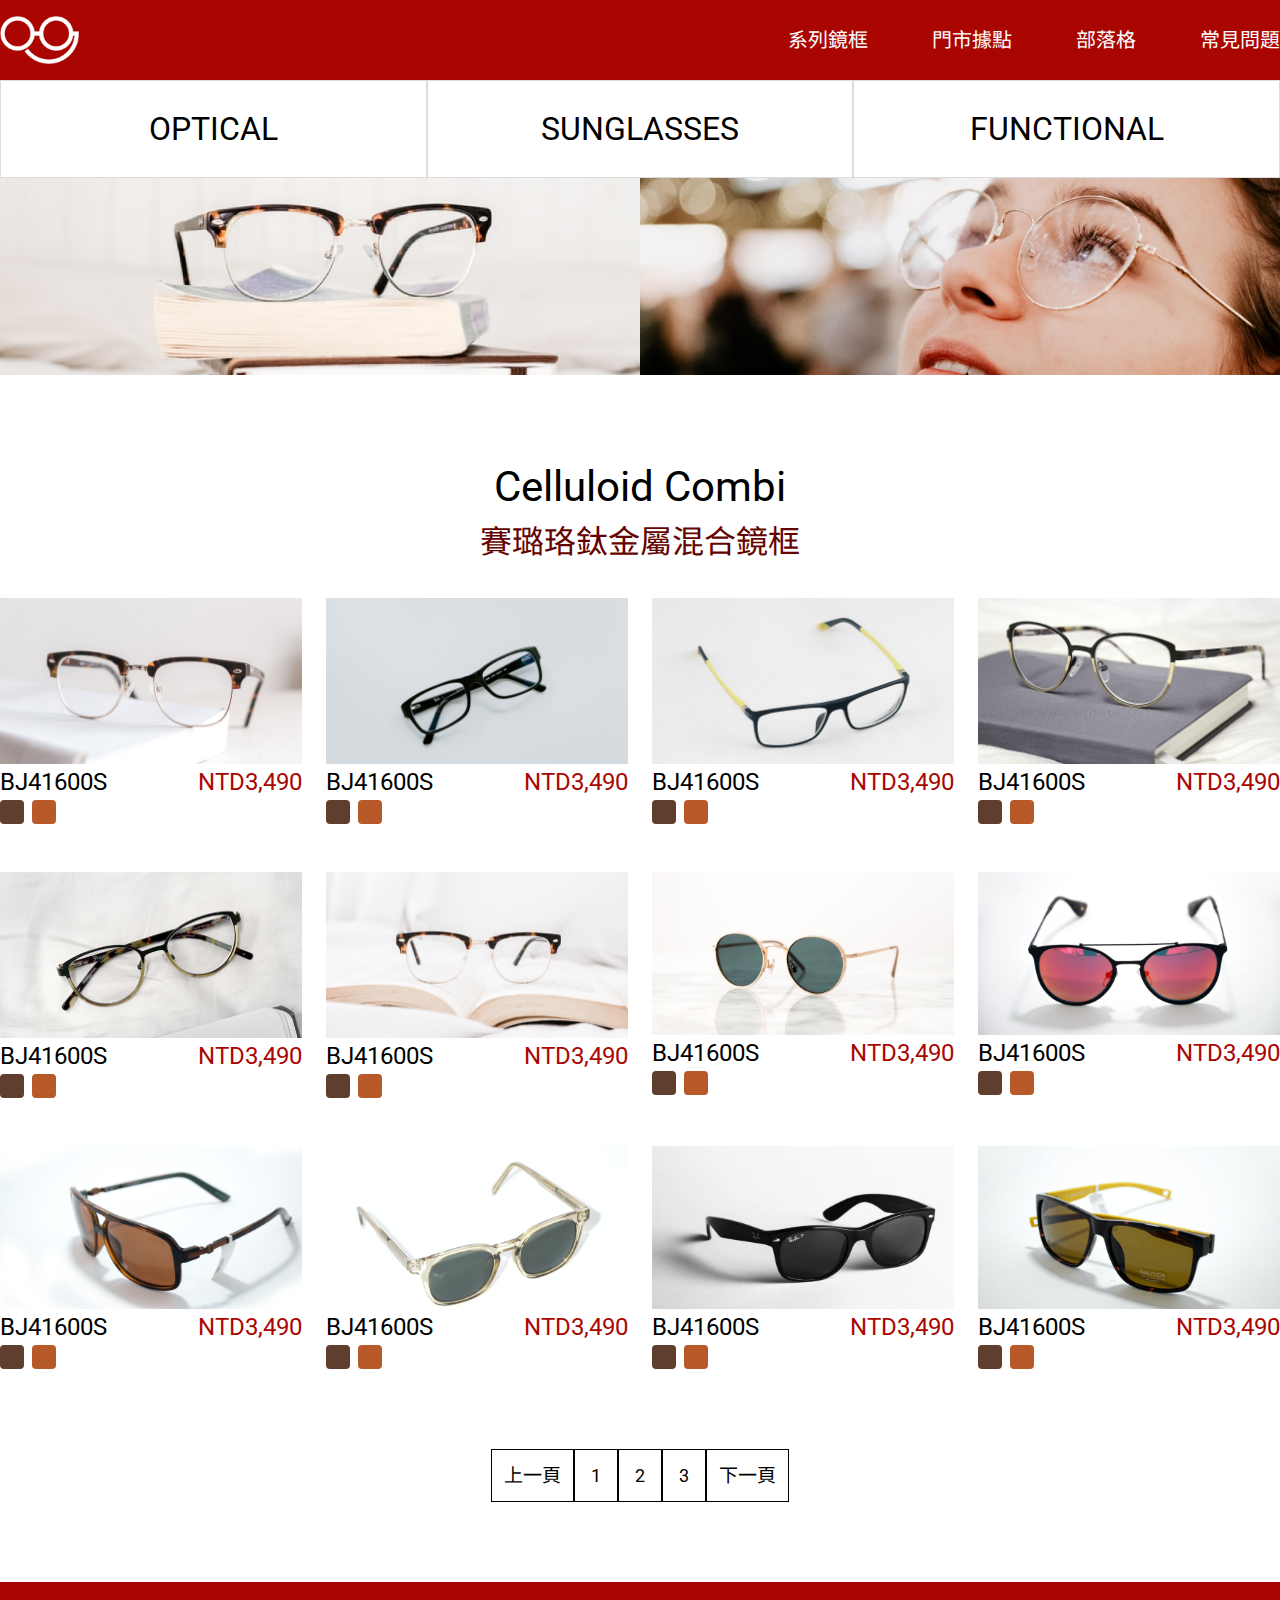
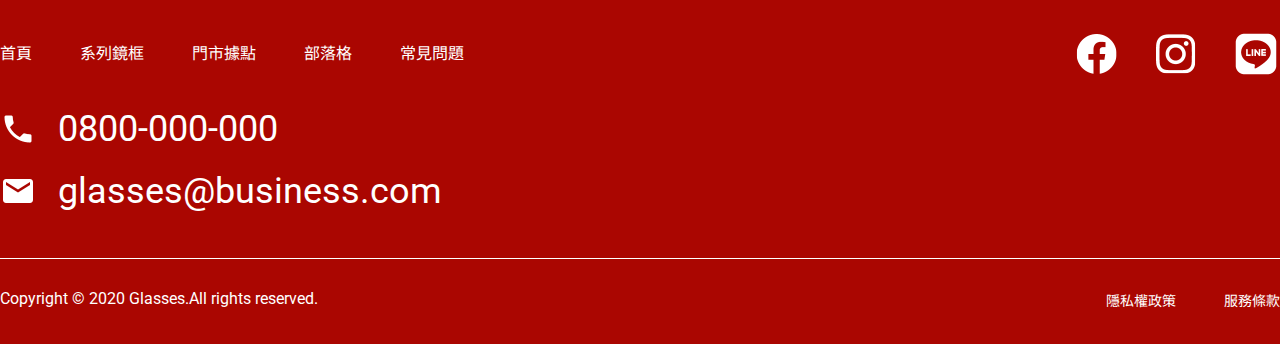
<file: products.html>
<!DOCTYPE html>
<html lang="en">

<head>
  <meta charset="UTF-8">
  <meta name="viewport" content="width=device-width, initial-scale=1.0">
  <meta http-equiv="X-UA-Compatible" content="ie=edge">
  <title>
    門市據點
  </title>
  <!-- <link href="https://cdn.jsdelivr.net/npm/bootstrap@5.1.1/dist/css/bootstrap.min.css" rel="stylesheet"
    integrity="sha384-F3w7mX95PdgyTmZZMECAngseQB83DfGTowi0iMjiWaeVhAn4FJkqJByhZMI3AhiU" crossorigin="anonymous"> -->
  <link rel="stylesheet" href="./assets/style/all.css">
</head>

<body>
  <div class="header">
    <div class="container">
      <div class="header-content">
        <div class="logo">
          <a href="index.html">glasslogo</a>
        </div>
        <ul class="header-nav">
          <li><a href="products.html">系列鏡框</a></li>
          <li><a href="location.html">門市據點</a></li>
          <li><a href="blog.html">部落格</a></li>
          <li><a href="faq.html">常見問題</a></li>
        </ul>

      </div>
      <div class="header-content-mobile-sm">
        <div class="logo">
          <a href="index.html">glasslogo</a>
        </div>
        <a href="#" class="header-menu-sm"><img src="./assets/images/baseline_menu_white_36dp.png" alt="menu"></a>
      </div>
    </div>
  </div>

  <div class="products">
    <div class="container">
        <ul class="products-menu">
            <li><a href="#">OPTICAL</a></li>
            <li><a href="#">SUNGLASSES</a></li>
            <li><a href="#">FUNCTIONAL</a></li>
        </ul>
    </div>
    <div class="products-banner">
        <a href="#"><img src="./assets/images/product-header-1.png" alt="product-header-1"></a>
        <a href="#"><img src="./assets/images/product-header-2.png" alt="product-header-2"></a>
    </div>
    <div class="products-area">
        <div class="container">
            <div class="products-title">
                <p>Celluloid Combi</p>
                <h4>賽璐珞鈦金屬混合鏡框</h4>
            </div>

            <div class="products-content">
                <ul class="products-content-list">
                    <li class="products-card">
                        <img src="./assets/images/product-1.png" alt="product-1">
                        <div class="products-card-data">
                            <p>BJ41600S</p>
                            <p class="products-price">NTD3,490</p>
                        </div>
                        <ul class="proucts-card-colorlist">
                            <li class="color-blocks-square1"></li>
                            <li class="color-blocks-square2"></li>
                        </ul>
                    </li>
                    <li class="products-card">
                        <img src="./assets/images/product-2.png" alt="product-1">
                        <div class="products-card-data">
                            <p>BJ41600S</p>
                            <p class="products-price">NTD3,490</p>
                        </div>
                        <ul class="proucts-card-colorlist">
                            <li class="color-blocks-square1"></li>
                            <li class="color-blocks-square2"></li>
                        </ul>
                    </li>
                    <li class="products-card">
                        <img src="./assets/images/product-3.png" alt="product-1">
                        <div class="products-card-data">
                            <p>BJ41600S</p>
                            <p class="products-price">NTD3,490</p>
                        </div>
                        <ul class="proucts-card-colorlist">
                            <li class="color-blocks-square1"></li>
                            <li class="color-blocks-square2"></li>
                        </ul>
                    </li>
                    <li class="products-card">
                        <img src="./assets/images/product-4.png" alt="product-1">
                        <div class="products-card-data">
                            <p>BJ41600S</p>
                            <p class="products-price">NTD3,490</p>
                        </div>
                        <ul class="proucts-card-colorlist">
                            <li class="color-blocks-square1"></li>
                            <li class="color-blocks-square2"></li>
                        </ul>
                    </li>
                    <li class="products-card">
                        <img src="./assets/images/product-5.png" alt="product-1">
                        <div class="products-card-data">
                            <p>BJ41600S</p>
                            <p class="products-price">NTD3,490</p>
                        </div>
                        <ul class="proucts-card-colorlist">
                            <li class="color-blocks-square1"></li>
                            <li class="color-blocks-square2"></li>
                        </ul>
                    </li>
                    <li class="products-card">
                        <img src="./assets/images/product-6.png" alt="product-1">
                        <div class="products-card-data">
                            <p>BJ41600S</p>
                            <p class="products-price">NTD3,490</p>
                        </div>
                        <ul class="proucts-card-colorlist">
                            <li class="color-blocks-square1"></li>
                            <li class="color-blocks-square2"></li>
                        </ul>
                    </li>
                    <li class="products-card">
                        <img src="./assets/images/product-7.png" alt="product-1">
                        <div class="products-card-data">
                            <p>BJ41600S</p>
                            <p class="products-price">NTD3,490</p>
                        </div>
                        <ul class="proucts-card-colorlist">
                            <li class="color-blocks-square1"></li>
                            <li class="color-blocks-square2"></li>
                        </ul>
                    </li>
                    <li class="products-card">
                        <img src="./assets/images/product-8.png" alt="product-1">
                        <div class="products-card-data">
                            <p>BJ41600S</p>
                            <p class="products-price">NTD3,490</p>
                        </div>
                        <ul class="proucts-card-colorlist">
                            <li class="color-blocks-square1"></li>
                            <li class="color-blocks-square2"></li>
                        </ul>
                    </li>
                    <li class="products-card">
                        <img src="./assets/images/product-9.png" alt="product-1">
                        <div class="products-card-data">
                            <p>BJ41600S</p>
                            <p class="products-price">NTD3,490</p>
                        </div>
                        <ul class="proucts-card-colorlist">
                            <li class="color-blocks-square1"></li>
                            <li class="color-blocks-square2"></li>
                        </ul>
                    </li>
                    <li class="products-card">
                        <img src="./assets/images/product-10.png" alt="product-1">
                        <div class="products-card-data">
                            <p>BJ41600S</p>
                            <p class="products-price">NTD3,490</p>
                        </div>
                        <ul class="proucts-card-colorlist">
                            <li class="color-blocks-square1"></li>
                            <li class="color-blocks-square2"></li>
                        </ul>
                    </li>
                    <li class="products-card">
                        <img src="./assets/images/product-11.png" alt="product-1">
                        <div class="products-card-data">
                            <p>BJ41600S</p>
                            <p class="products-price">NTD3,490</p>
                        </div>
                        <ul class="proucts-card-colorlist">
                            <li class="color-blocks-square1"></li>
                            <li class="color-blocks-square2"></li>
                        </ul>
                    </li>
                    <li class="products-card">
                        <img src="./assets/images/product-12.png" alt="product-1">
                        <div class="products-card-data">
                            <p>BJ41600S</p>
                            <p class="products-price">NTD3,490</p>
                        </div>
                        <ul class="proucts-card-colorlist">
                            <li class="color-blocks-square1"></li>
                            <li class="color-blocks-square2"></li>
                        </ul>
                    </li>
                </ul>
            </div>
            <div class="products-bottom">
                <ul class="products-pagination">
                    <li><a href="#" class="fz-style3">上一頁</a></li>
                    <li><a href="#" class="fz-style4">1</a></li>
                    <li><a href="#" class="fz-style4">2</a></li>
                    <li><a href="#" class="fz-style4">3</a></li>
                    <li><a href="#" class="fz-style3">下一頁</a></li>
                </ul>
            </div>
        </div>

    </div>

</div>

    <div class="footer">
      <div class="container">
        <div class="footer-top">
          <ul class="footer-nav">
            <li><a href="index.html">首頁</a></li>
            <li><a href="products.html">系列鏡框</a></li>
            <li><a href="location.html">門市據點</a></li>
            <li><a href="blog.html">部落格</a></li>
            <li><a href="faq.html">常見問題</a></li>
          </ul>
          <ul class="footer-icon">
            <li><a href="#"><img src="assets/images/ic-social-fb.png" alt="FB"></a></li>
            <li><a href="#"><img src="assets/images/ic_social_ig.png" alt="IG"></a></li>
            <li><a href="#"><img src="assets/images/ic_social_line.png" alt="line"></a></li>
          </ul>
        </div>
        <div class="footer-middle">
          <ul class="footer-contact">
            <li>
              <img src="assets/images/baseline_phone_white_36dp.png" alt="">
              <a href="tel:+0800-000-000">0800-000-000</a>
            </li>
            <li>
              <img src="assets/images/baseline_local_post_office_white_36dp.png" alt="">
              <a href="mailto:glasses@business.com">glasses@business.com</a>
            </li>
          </ul>
        </div>
        <div class="footer-mobile-sm">
          <ul class="footer-contact">
            <li>
              <img src="assets/images/baseline_phone_white_36dp.png" alt="">
              <a href="tel:+0800-000-000">0800-000-000</a>
            </li>
            <li>
              <img src="assets/images/baseline_local_post_office_white_36dp.png" alt="">
              <a href="mailto:glasses@business.com">glasses@business.com</a>
            </li>
          </ul>
          <ul class="footer-icon">
            <li><a href="#"><img src="assets/images/ic-social-fb.png" alt="FB"></a></li>
            <li><a href="#"><img src="assets/images/ic_social_ig.png" alt="IG"></a></li>
            <li><a href="#"><img src="assets/images/ic_social_line.png" alt="line"></a></li>
          </ul>
        </div>
        <div class="footer-bottom">
          <p>Copyright © 2020 Glasses.All rights reserved.</p>
          <ul class="footer-lawlink">
            <li><a href="#">隱私權政策</a></li>
            <li><a href="#">服務條款</a></li>
          </ul>
        </div>

      </div>
    </div>
    <!-- <script src="https://cdn.jsdelivr.net/npm/bootstrap@5.1.1/dist/js/bootstrap.bundle.min.js"
      integrity="sha384-/bQdsTh/da6pkI1MST/rWKFNjaCP5gBSY4sEBT38Q/9RBh9AH40zEOg7Hlq2THRZ"
      crossorigin="anonymous"></script> -->
    <script src="./assets/js/vendors.js"></script>
    <script src="./assets/js/all.js"></script>

</body>

</html>
</file>
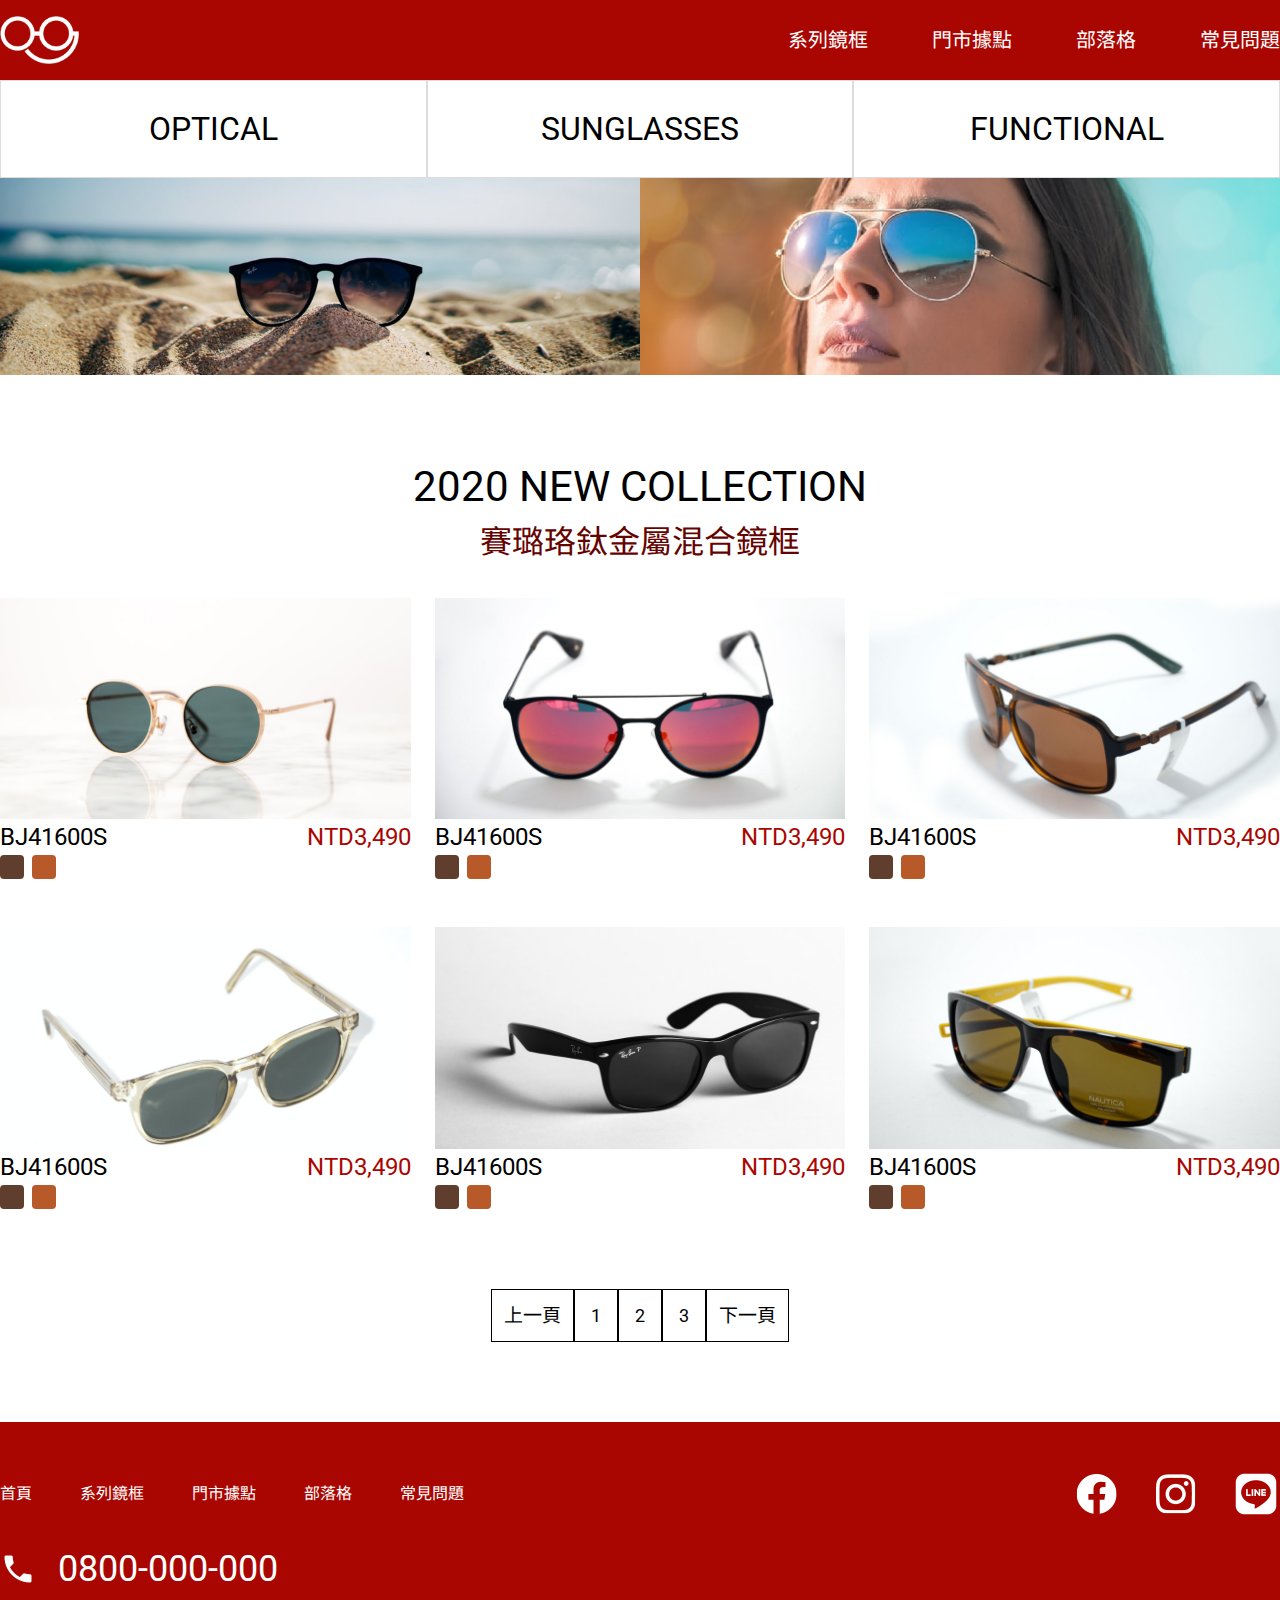
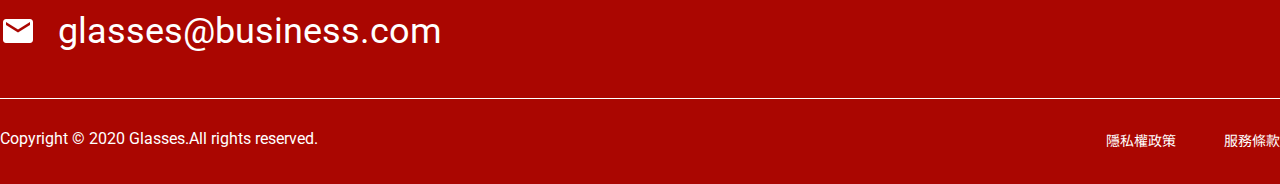
<file: products2.html>
<!DOCTYPE html>
<html lang="en">

<head>
  <meta charset="UTF-8">
  <meta name="viewport" content="width=device-width, initial-scale=1.0">
  <meta http-equiv="X-UA-Compatible" content="ie=edge">
  <title>
    門市據點
  </title>
  <!-- <link href="https://cdn.jsdelivr.net/npm/bootstrap@5.1.1/dist/css/bootstrap.min.css" rel="stylesheet"
    integrity="sha384-F3w7mX95PdgyTmZZMECAngseQB83DfGTowi0iMjiWaeVhAn4FJkqJByhZMI3AhiU" crossorigin="anonymous"> -->
  <link rel="stylesheet" href="./assets/style/all.css">
</head>

<body>
  <div class="header">
    <div class="container">
      <div class="header-content">
        <div class="logo">
          <a href="index.html">glasslogo</a>
        </div>
        <ul class="header-nav">
          <li><a href="products.html">系列鏡框</a></li>
          <li><a href="location.html">門市據點</a></li>
          <li><a href="blog.html">部落格</a></li>
          <li><a href="faq.html">常見問題</a></li>
        </ul>

      </div>
      <div class="header-content-mobile-sm">
        <div class="logo">
          <a href="index.html">glasslogo</a>
        </div>
        <a href="#" class="header-menu-sm"><img src="./assets/images/baseline_menu_white_36dp.png" alt="menu"></a>
      </div>
    </div>
  </div>

  <div class="products">

    <ul class="products-menu">
        <li><a href="products.html">OPTICAL</a></li>
        <li><a href="products2.html">SUNGLASSES</a></li>
        <li><a href="#">FUNCTIONAL</a></li>
    </ul>

    <div class="products-banner">
        <a href="#"><img src="./assets/images/product-header-3.png" alt="product-header-1"></a>
        <a href="#"><img src="./assets/images/product-header-4.png" alt="product-header-2"></a>
    </div>
    <div class="products-area">
        <div class="container">
            <div class="products-title">
                <p>2020 NEW COLLECTION</p>
                <h4>賽璐珞鈦金屬混合鏡框</h4>
            </div>

            <div class="products2-content">
                <ul class="products-content-list">
                    <li class="products-card">
                        <img src="./assets/images/product-7.png" alt="product-1">
                        <div class="products-card-data">
                            <p>BJ41600S</p>
                            <p class="products-price">NTD3,490</p>
                        </div>
                        <ul class="proucts-card-colorlist">
                            <li class="color-blocks-square1"></li>
                            <li class="color-blocks-square2"></li>
                        </ul>
                    </li>
                    <li class="products-card">
                        <img src="./assets/images/product-8.png" alt="product-1">
                        <div class="products-card-data">
                            <p>BJ41600S</p>
                            <p class="products-price">NTD3,490</p>
                        </div>
                        <ul class="proucts-card-colorlist">
                            <li class="color-blocks-square1"></li>
                            <li class="color-blocks-square2"></li>
                        </ul>
                    </li>
                    <li class="products-card">
                        <img src="./assets/images/product-9.png" alt="product-1">
                        <div class="products-card-data">
                            <p>BJ41600S</p>
                            <p class="products-price">NTD3,490</p>
                        </div>
                        <ul class="proucts-card-colorlist">
                            <li class="color-blocks-square1"></li>
                            <li class="color-blocks-square2"></li>
                        </ul>
                    </li>
                    <li class="products-card">
                        <img src="./assets/images/product-10.png" alt="product-1">
                        <div class="products-card-data">
                            <p>BJ41600S</p>
                            <p class="products-price">NTD3,490</p>
                        </div>
                        <ul class="proucts-card-colorlist">
                            <li class="color-blocks-square1"></li>
                            <li class="color-blocks-square2"></li>
                        </ul>
                    </li>
                    <li class="products-card">
                        <img src="./assets/images/product-11.png" alt="product-1">
                        <div class="products-card-data">
                            <p>BJ41600S</p>
                            <p class="products-price">NTD3,490</p>
                        </div>
                        <ul class="proucts-card-colorlist">
                            <li class="color-blocks-square1"></li>
                            <li class="color-blocks-square2"></li>
                        </ul>
                    </li>
                    <li class="products-card">
                        <img src="./assets/images/product-12.png" alt="product-1">
                        <div class="products-card-data">
                            <p>BJ41600S</p>
                            <p class="products-price">NTD3,490</p>
                        </div>
                        <ul class="proucts-card-colorlist">
                            <li class="color-blocks-square1"></li>
                            <li class="color-blocks-square2"></li>
                        </ul>
                    </li>
                </ul>
            </div>
            <div class="products-bottom">
                <ul class="products-pagination">
                    <li><a href="#" class="fz-style3">上一頁</a></li>
                    <li><a href="#" class="fz-style4">1</a></li>
                    <li><a href="#" class="fz-style4">2</a></li>
                    <li><a href="#" class="fz-style4">3</a></li>
                    <li><a href="#" class="fz-style3">下一頁</a></li>
                </ul>
            </div>
        </div>

    </div>

</div>

    <div class="footer">
      <div class="container">
        <div class="footer-top">
          <ul class="footer-nav">
            <li><a href="index.html">首頁</a></li>
            <li><a href="products.html">系列鏡框</a></li>
            <li><a href="location.html">門市據點</a></li>
            <li><a href="blog.html">部落格</a></li>
            <li><a href="faq.html">常見問題</a></li>
          </ul>
          <ul class="footer-icon">
            <li><a href="#"><img src="assets/images/ic-social-fb.png" alt="FB"></a></li>
            <li><a href="#"><img src="assets/images/ic_social_ig.png" alt="IG"></a></li>
            <li><a href="#"><img src="assets/images/ic_social_line.png" alt="line"></a></li>
          </ul>
        </div>
        <div class="footer-middle">
          <ul class="footer-contact">
            <li>
              <img src="assets/images/baseline_phone_white_36dp.png" alt="">
              <a href="tel:+0800-000-000">0800-000-000</a>
            </li>
            <li>
              <img src="assets/images/baseline_local_post_office_white_36dp.png" alt="">
              <a href="mailto:glasses@business.com">glasses@business.com</a>
            </li>
          </ul>
        </div>
        <div class="footer-mobile-sm">
          <ul class="footer-contact">
            <li>
              <img src="assets/images/baseline_phone_white_36dp.png" alt="">
              <a href="tel:+0800-000-000">0800-000-000</a>
            </li>
            <li>
              <img src="assets/images/baseline_local_post_office_white_36dp.png" alt="">
              <a href="mailto:glasses@business.com">glasses@business.com</a>
            </li>
          </ul>
          <ul class="footer-icon">
            <li><a href="#"><img src="assets/images/ic-social-fb.png" alt="FB"></a></li>
            <li><a href="#"><img src="assets/images/ic_social_ig.png" alt="IG"></a></li>
            <li><a href="#"><img src="assets/images/ic_social_line.png" alt="line"></a></li>
          </ul>
        </div>
        <div class="footer-bottom">
          <p>Copyright © 2020 Glasses.All rights reserved.</p>
          <ul class="footer-lawlink">
            <li><a href="#">隱私權政策</a></li>
            <li><a href="#">服務條款</a></li>
          </ul>
        </div>

      </div>
    </div>
    <!-- <script src="https://cdn.jsdelivr.net/npm/bootstrap@5.1.1/dist/js/bootstrap.bundle.min.js"
      integrity="sha384-/bQdsTh/da6pkI1MST/rWKFNjaCP5gBSY4sEBT38Q/9RBh9AH40zEOg7Hlq2THRZ"
      crossorigin="anonymous"></script> -->
    <script src="./assets/js/vendors.js"></script>
    <script src="./assets/js/all.js"></script>

</body>

</html>
</file>
<file: assets/style/all.css>
/* http://meyerweb.com/eric/tools/css/reset/ 
   v2.0 | 20110126
   License: none (public domain)
*/
@import url("https://fonts.googleapis.com/css2?family=Noto+Sans+TC:wght@100;300;400;500;700;900&display=swap");
@import url("https://fonts.googleapis.com/css2?family=Roboto:ital,wght@0,100;0,300;0,400;0,500;0,700;0,900;1,100;1,300;1,400;1,500;1,700;1,900&display=swap");
html, body, div, span, applet, object, iframe,
h1, h2, h3, h4, h5, h6, p, blockquote, pre,
a, abbr, acronym, address, big, cite, code,
del, dfn, em, img, ins, kbd, q, s, samp,
small, strike, strong, sub, sup, tt, var,
b, u, i, center,
dl, dt, dd, ol, ul, li,
fieldset, form, label, legend,
table, caption, tbody, tfoot, thead, tr, th, td,
article, aside, canvas, details, embed,
figure, figcaption, footer, header, hgroup,
menu, nav, output, ruby, section, summary,
time, mark, audio, video {
  margin: 0;
  padding: 0;
  border: 0;
  font-size: 100%;
  font: inherit;
  vertical-align: baseline; }

/* HTML5 display-role reset for older browsers */
article, aside, details, figcaption, figure,
footer, header, hgroup, menu, nav, section {
  display: block; }

body {
  line-height: 1; }

ol, ul {
  list-style: none; }

blockquote, q {
  quotes: none; }

blockquote:before, blockquote:after,
q:before, q:after {
  content: '';
  content: none; }

table {
  border-collapse: collapse;
  border-spacing: 0; }

body {
  font-family: Roboto, -apple-system, BlinkMacSystemFont, "Segoe UI", "Noto Sans TC", Roboto, "Helvetica Neue", Arial, sans-serif;
  font-size: 16px;
  line-height: 1; }

*, *::before, *::after {
  -webkit-box-sizing: border-box;
          box-sizing: border-box; }

img {
  max-width: 100%;
  vertical-align: middle;
  height: auto; }

a {
  text-decoration: none; }

h2 {
  margin-top: 96px;
  margin-bottom: 32px;
  padding-left: 16px;
  font-size: 48px;
  border-left: 8px solid #650300;
  line-height: 1.5;
  font-weight: 700; }

@media (max-width: 576px) {
  h2 {
    margin-top: 40px;
    font-size: 24px;
    margin-bottom: 24px;
    margin-left: 9px; } }

.container {
  max-width: 1296px;
  margin: 0 auto; }

@media (max-width: 992px) {
  .container {
    max-width: 992px;
    margin: 0 12px; } }

@media (max-width: 767px) {
  .container {
    max-width: 767px;
    margin: 0 36px; } }

@media (max-width: 576px) {
  .container {
    max-width: 576px;
    margin: 0;
    padding: 0; } }

.header {
  background: #AA0601; }
  .header .header-content {
    display: -webkit-box;
    display: -ms-flexbox;
    display: flex;
    -webkit-box-pack: justify;
        -ms-flex-pack: justify;
            justify-content: space-between;
    -webkit-box-align: center;
        -ms-flex-align: center;
            align-items: center; }

.logo a {
  background-image: url("../images/logo-white.png");
  background-size: contain;
  background-repeat: no-repeat;
  width: 80px;
  height: 48px;
  display: block;
  text-indent: 101%;
  white-space: nowrap;
  overflow: hidden; }

.header-nav {
  display: -webkit-box;
  display: -ms-flexbox;
  display: flex; }
  .header-nav li a {
    display: block;
    padding: 25px 0 25px 64px;
    color: #fff;
    font-size: 20px;
    line-height: 1.5; }
    .header-nav li a:hover {
      color: #000000; }

@media (max-width: 576px) {
  .header .header-content {
    -webkit-box-orient: vertical;
    -webkit-box-direction: normal;
        -ms-flex-direction: column;
            flex-direction: column;
    -ms-flex-wrap: wrap;
        flex-wrap: wrap;
    border: 1px solid #fff; }
  .logo a {
    margin: 16px 0; }
  .header-nav {
    -ms-flex-wrap: wrap;
        flex-wrap: wrap;
    -webkit-box-pack: center;
        -ms-flex-pack: center;
            justify-content: center;
    max-width: 576px; }
    .header-nav li {
      width: 50%;
      border: 1px solid #fff;
      display: -webkit-box;
      display: -ms-flexbox;
      display: flex;
      -webkit-box-orient: vertical;
      -webkit-box-direction: normal;
          -ms-flex-direction: column;
              flex-direction: column;
      -webkit-box-pack: center;
          -ms-flex-pack: center;
              justify-content: center; }
      .header-nav li a {
        text-align: center;
        padding: 12px 62px; } }

@media (max-width: 375px) {
  .header .header-content {
    display: none; }
  .header-content-mobile-sm {
    padding: 16px 15px;
    display: -webkit-box;
    display: -ms-flexbox;
    display: flex;
    -webkit-box-pack: justify;
        -ms-flex-pack: justify;
            justify-content: space-between;
    -webkit-box-align: center;
        -ms-flex-align: center;
            align-items: center; }
    .header-content-mobile-sm .logo a {
      margin: 0; } }

@media (min-width: 375px) {
  .header-content-mobile-sm {
    display: none; } }

.footer {
  background: #AA0601;
  color: #fff;
  padding: 48px 0 32px 0; }

.footer-top {
  display: -webkit-box;
  display: -ms-flexbox;
  display: flex;
  -webkit-box-pack: justify;
      -ms-flex-pack: justify;
          justify-content: space-between;
  -webkit-box-align: center;
      -ms-flex-align: center;
          align-items: center;
  margin-bottom: 24px; }
  .footer-top .footer-nav {
    display: -webkit-box;
    display: -ms-flexbox;
    display: flex; }
    .footer-top .footer-nav li a {
      display: block;
      color: #fff;
      margin-right: 48px;
      line-height: 1.5; }
      .footer-top .footer-nav li a:hover {
        color: #000000; }

.footer-icon {
  display: -webkit-box;
  display: -ms-flexbox;
  display: flex; }
  .footer-icon li {
    margin-left: 32px; }
    .footer-icon li img {
      width: 48px;
      height: 48px; }

@media (max-width: 767px) {
  .footer-icon li {
    margin-left: 16px; }
    .footer-icon li img {
      width: 40px;
      height: 40px; } }

.footer-middle {
  padding-bottom: 32px;
  margin-bottom: 32px;
  border-bottom: 1px solid #fff; }

.footer-contact li {
  display: -webkit-box;
  display: -ms-flexbox;
  display: flex;
  -webkit-box-align: center;
      -ms-flex-align: center;
          align-items: center;
  margin-bottom: 8px; }
  .footer-contact li img {
    margin-right: 22px; }
  .footer-contact li a {
    color: #fff;
    font-size: 36px;
    line-height: 1.5; }

.footer-bottom {
  display: -webkit-box;
  display: -ms-flexbox;
  display: flex;
  -webkit-box-pack: justify;
      -ms-flex-pack: justify;
          justify-content: space-between; }
  .footer-bottom .footer-lawlink {
    display: -webkit-box;
    display: -ms-flexbox;
    display: flex; }
    .footer-bottom .footer-lawlink li a {
      display: block;
      color: #fff;
      margin-left: 48px;
      font-size: 14px;
      line-height: 1.5; }
      .footer-bottom .footer-lawlink li a:hover {
        color: #000000; }

@media (max-width: 576px) {
  .footer {
    padding: 24px 0 16px 0; }
  .footer-top {
    display: none; }
  .footer-middle {
    display: none; }
  .footer-mobile-sm {
    display: -webkit-box;
    display: -ms-flexbox;
    display: flex;
    -webkit-box-pack: justify;
        -ms-flex-pack: justify;
            justify-content: space-between;
    border-bottom: 1px solid #fff;
    margin-bottom: 16px;
    padding: 0 13px 16px 13px; }
    .footer-mobile-sm .footer-contact li img {
      margin-right: 11px;
      width: 18px;
      height: 18px; }
    .footer-mobile-sm .footer-contact li a {
      font-size: 16px;
      line-height: 1.5; }
    .footer-mobile-sm .footer-icon li {
      margin-left: 8px; }
      .footer-mobile-sm .footer-icon li img {
        width: 24px;
        height: 24px; }
  .footer-bottom {
    -webkit-box-orient: vertical;
    -webkit-box-direction: normal;
        -ms-flex-direction: column;
            flex-direction: column;
    padding: 0 13px; }
    .footer-bottom p {
      margin-bottom: 8px; }
    .footer-bottom .footer-lawlink {
      -webkit-box-orient: vertical;
      -webkit-box-direction: normal;
          -ms-flex-direction: column;
              flex-direction: column; }
      .footer-bottom .footer-lawlink li a {
        margin-left: 0;
        margin-bottom: 8px;
        font-size: 16px;
        line-height: 1.5; } }

@media (min-width: 576px) {
  .footer-mobile-sm {
    display: none; } }

.banner {
  background-image: url("../images/home-header.png");
  background-size: cover;
  background-repeat: no-repeat;
  background-position: center;
  padding: 296px 0;
  text-align: right; }

@media (max-width: 767px) {
  .banner-content {
    margin: 0 36px; } }

@media (max-width: 767px) {
  .banner {
    background-image: url("../images/home-header-sm.png"); } }

@media (max-width: 375px) {
  .banner-content {
    margin: 0 14px; } }

h1 {
  font-size: 64px;
  color: #650300;
  line-height: 1.5;
  font-weight: 700; }

@media (max-width: 576px) {
  h1 {
    font-size: 32px;
    margin-bottom: 8px; } }

@media (max-width: 375px) {
  h1 {
    font-size: 24px;
    margin-bottom: 8px; } }

h3 {
  font-size: 36px;
  color: #650300;
  line-height: 1;
  font-weight: 400; }

@media (max-width: 576px) {
  h3 {
    font-size: 24px; } }

@media (max-width: 375px) {
  h3 {
    font-size: 16px; } }

.banner-btn {
  margin-top: 4px;
  padding: 6px 12px;
  text-decoration: none;
  color: #fff;
  background: #AA0601;
  font-size: 20px; }
  .banner-btn:hover {
    background: #000000; }

.blog {
  background: #650300; }

.blog-top {
  display: -webkit-box;
  display: -ms-flexbox;
  display: flex;
  -webkit-box-pack: justify;
      -ms-flex-pack: justify;
          justify-content: space-between;
  -webkit-box-align: center;
      -ms-flex-align: center;
          align-items: center; }

@media (max-width: 576px) {
  .blog-top {
    display: none; } }

.blog-menu {
  display: -webkit-box;
  display: -ms-flexbox;
  display: flex; }
  .blog-menu li {
    margin-right: 48px;
    padding: 13px 0; }
    .blog-menu li a {
      color: #fff;
      font-size: 20px;
      line-height: 1; }

.blog-article {
  padding-bottom: 64px; }

.blog-article-list {
  display: -webkit-box;
  display: -ms-flexbox;
  display: flex;
  -webkit-box-pack: justify;
      -ms-flex-pack: justify;
          justify-content: space-between;
  margin-bottom: 60px; }
  .blog-article-list li {
    max-width: 49.1%; }
    .blog-article-list li img {
      height: 100%; }

@media (max-width: 576px) {
  .blog-article-list {
    display: -webkit-box;
    display: -ms-flexbox;
    display: flex;
    -webkit-box-orient: vertical;
    -webkit-box-direction: normal;
        -ms-flex-direction: column;
            flex-direction: column;
    -webkit-box-pack: start;
        -ms-flex-pack: start;
            justify-content: start; }
    .blog-article-list li {
      max-width: 100%; } }

@media (max-width: 576px) {
  .blog-article-list {
    padding: 0 13px; } }

.blog-article-data {
  display: -webkit-box;
  display: -ms-flexbox;
  display: flex;
  -webkit-box-orient: vertical;
  -webkit-box-direction: normal;
      -ms-flex-direction: column;
          flex-direction: column;
  -webkit-box-pack: justify;
      -ms-flex-pack: justify;
          justify-content: space-between;
  -webkit-box-align: end;
      -ms-flex-align: end;
          align-items: flex-end;
  margin-left: 24px;
  max-width: 50.9%; }
  .blog-article-data .blog-article-content .blog-article-subtitle {
    display: -webkit-box;
    display: -ms-flexbox;
    display: flex;
    -webkit-box-align: center;
        -ms-flex-align: center;
            align-items: center;
    -webkit-box-pack: justify;
        -ms-flex-pack: justify;
            justify-content: space-between;
    margin-bottom: 16px; }
  .blog-article-data .blog-article-content .blog-article-textcontent {
    font-size: 20px;
    line-height: 1.5; }

@media (max-width: 767px) {
  .blog-article-data .blog-article-content .blog-article-subtitle {
    margin-bottom: 4px; }
  .blog-article-data .blog-article-content .blog-article-textcontent {
    display: none; }
  .blog-article-data .blog-article-content .blog-article-textcontent-mobile-sm {
    font-size: 16px;
    line-height: 1.5; } }

@media (max-width: 576px) {
  .blog-article-list .blog-article-data {
    margin-left: 0px;
    -webkit-box-align: start;
        -ms-flex-align: start;
            align-items: flex-start; }
    .blog-article-list .blog-article-data .blog-article-content {
      margin-top: 8px;
      width: 100%; }
      .blog-article-list .blog-article-data .blog-article-content .blog-article-textcontent-mobile-sm {
        display: none; } }

@media (min-width: 767px) {
  .blog-article-data .blog-article-content .blog-article-textcontent-mobile-sm {
    display: none; } }

h4 {
  font-size: 32px;
  line-height: 1.5;
  color: #650300;
  font-weight: 400; }

@media (max-width: 767px) {
  h4 {
    font-size: 24px; } }

.fz-style1 {
  font-size: 20px;
  line-height: 1.5; }

@media (max-width: 767px) {
  .fz-style1 {
    font-size: 16px; } }

@media (max-width: 576px) {
  .fz-style1 {
    font-weight: 500; } }

.fz-style2 {
  font-size: 36px;
  line-height: 1.5;
  color: #650300;
  font-weight: 900; }

@media (max-width: 767px) {
  .fz-style2 {
    display: none; } }

.blog-bottom {
  display: -webkit-box;
  display: -ms-flexbox;
  display: flex;
  -webkit-box-align: center;
      -ms-flex-align: center;
          align-items: center;
  -webkit-box-pack: center;
      -ms-flex-pack: center;
          justify-content: center;
  margin-bottom: 80px; }

.blog-pagination {
  display: -webkit-box;
  display: -ms-flexbox;
  display: flex; }
  .blog-pagination li {
    border: 1px solid #000; }

.fz-style3 {
  display: block;
  font-size: 19px;
  line-height: 29px;
  padding: 11px 12px;
  color: #000; }

.fz-style3:hover {
  color: #fff;
  background: #000; }

.fz-style4 {
  display: block;
  font-size: 18px;
  line-height: 27px;
  padding: 12px 16px;
  color: #000; }

.fz-style4:hover {
  color: #fff;
  background: #000; }

.location-area {
  display: -webkit-box;
  display: -ms-flexbox;
  display: flex;
  margin-bottom: 40px; }
  .location-area .location-area-title {
    font-size: 24px;
    line-height: 1.5;
    margin-right: 16px; }

@media (max-width: 576px) {
  .location-area {
    padding: 0 13px;
    -ms-flex-wrap: wrap;
        flex-wrap: wrap; } }

.dropdown {
  max-width: 304px;
  width: 100%;
  padding: 6px 214px 6px 12px;
  font-size: 18px;
  line-height: 26px; }

@media (max-width: 576px) {
  .dropdown {
    max-width: 276px;
    padding: 6px 186px 6px 12px; } }

.location-list {
  display: -webkit-box;
  display: -ms-flexbox;
  display: flex;
  -ms-flex-wrap: wrap;
      flex-wrap: wrap;
  gap: 0 24px; }
  .location-list .location-card {
    width: calc((100% - 48px) / 3);
    margin-bottom: 48px; }

@media (max-width: 992px) {
  .location-list .location-card {
    width: calc((100% - 24px) / 2); } }

@media (max-width: 576px) {
  .location-content {
    padding: 0 13px; }
    .location-content .location-list {
      margin: 0; }
      .location-content .location-list .location-card {
        width: 100%;
        margin-bottom: 48px; } }

.location-card-data .location-card-title {
  padding: 8px 24px;
  border: 1px solid #00000020;
  font-size: 24px;
  line-height: 1.5; }

.card-content {
  border: 1px solid #00000020;
  padding: 16px 24px 8px 27px; }
  .card-content li {
    display: -webkit-box;
    display: -ms-flexbox;
    display: flex;
    padding-bottom: 8px;
    font-size: 20px;
    line-height: 1.5; }
    .card-content li img {
      margin-right: 12px;
      height: 24px;
      width: 24px; }
    .card-content li a {
      color: #000; }

.location-card-btn {
  color: #fff;
  font-size: 19px;
  line-height: 27px;
  background: #000;
  padding: 16px 0;
  text-align: center;
  display: block; }
  .location-card-btn:hover {
    background: #AA0601; }

.faq-title {
  font-size: 24px;
  line-height: 1.5;
  margin-bottom: 24px;
  font-weight: 700; }

@media (max-width: 576px) {
  .faq-title {
    padding: 0 13px; } }

.faq-content {
  max-width: 856px;
  margin-bottom: 80px; }
  .faq-content li .faq-q-title {
    font-size: 20px;
    line-height: 1.5;
    margin-bottom: 8px;
    font-weight: 700; }
  .faq-content li .faq-q-content {
    margin-bottom: 32px;
    line-height: 1.5;
    font-weight: 400; }

@media (max-width: 576px) {
  .faq-content {
    padding: 0 13px;
    -ms-flex-wrap: wrap;
        flex-wrap: wrap; } }

.products-menu {
  display: -webkit-box;
  display: -ms-flexbox;
  display: flex;
  -webkit-box-pack: center;
      -ms-flex-pack: center;
          justify-content: center;
  -ms-flex-wrap: wrap;
      flex-wrap: wrap;
  -webkit-box-align: center;
      -ms-flex-align: center;
          align-items: center;
  max-width: 1296px;
  margin: 0 auto; }
  .products-menu li {
    width: calc(100% / 3);
    text-align: center;
    border: 1px solid #DCDCDC; }
    .products-menu li a {
      display: block;
      font-size: 32px;
      line-height: 1.5;
      padding: 24px 0;
      color: #000; }
      .products-menu li a:hover {
        border-bottom: 5px solid #AA0601; }

@media (max-width: 767px) {
  .products-menu li a {
    font-size: 24px;
    padding: 16px 0; } }

@media (max-width: 576px) {
  .products-menu li a {
    font-size: 16px;
    padding: 16px 12px 16px 13px; } }

.products-banner {
  display: -webkit-box;
  display: -ms-flexbox;
  display: flex; }

.products-title {
  text-align: center;
  margin-top: 80px;
  margin-bottom: 32px; }
  .products-title p {
    font-size: 42px;
    line-height: 63px; }

@media (max-width: 576px) {
  .products-title {
    margin-top: 40px;
    margin-bottom: 24px; }
    .products-title p {
      font-size: 24px;
      line-height: 1.5; } }

.products-content {
  margin-bottom: 32px; }
  .products-content .products-content-list {
    display: -webkit-box;
    display: -ms-flexbox;
    display: flex;
    -ms-flex-wrap: wrap;
        flex-wrap: wrap;
    gap: 0 24px; }
    .products-content .products-content-list .products-card {
      width: calc((100% - 72px) / 4);
      margin-bottom: 48px; }
      .products-content .products-content-list .products-card .products-card-data {
        display: -webkit-box;
        display: -ms-flexbox;
        display: flex;
        -webkit-box-pack: justify;
            -ms-flex-pack: justify;
                justify-content: space-between; }
        .products-content .products-content-list .products-card .products-card-data p {
          font-size: 24px;
          line-height: 1.5;
          font-weight: 400; }

@media (max-width: 767px) {
  .products-content .products-content-list .products-card {
    width: calc((100% - 24px) / 2); } }

@media (max-width: 576px) {
  .products-content {
    padding: 0 13px;
    margin-bottom: 40px; }
    .products-content .products-content-list .products-card {
      width: 100%;
      margin-bottom: 24px; } }

.proucts-card-colorlist {
  display: -webkit-box;
  display: -ms-flexbox;
  display: flex; }
  .proucts-card-colorlist .color-blocks-square1 {
    width: 24px;
    height: 24px;
    border-radius: 4px;
    background: #5F3E2D;
    margin-right: 8px; }
  .proucts-card-colorlist .color-blocks-square2 {
    width: 24px;
    height: 24px;
    border-radius: 4px;
    background: #B75929; }

.products-price {
  color: #AA0601;
  font-weight: 500; }

.products-bottom {
  display: -webkit-box;
  display: -ms-flexbox;
  display: flex;
  -webkit-box-align: center;
      -ms-flex-align: center;
          align-items: center;
  -webkit-box-pack: center;
      -ms-flex-pack: center;
          justify-content: center;
  margin-bottom: 80px; }

@media (max-width: 576px) {
  .products-bottom {
    margin-bottom: 64px; } }

.products-pagination {
  display: -webkit-box;
  display: -ms-flexbox;
  display: flex; }
  .products-pagination li {
    border: 1px solid #000; }

.fz-style3 {
  display: block;
  font-size: 19px;
  line-height: 29px;
  padding: 11px 12px;
  color: #000; }

.fz-style3:hover {
  color: #fff;
  background: #000; }

.fz-style4 {
  display: block;
  font-size: 18px;
  line-height: 27px;
  padding: 12px 16px;
  color: #000; }

.fz-style4:hover {
  color: #fff;
  background: #000; }

.products2-content {
  margin-bottom: 32px; }
  .products2-content .products-content-list {
    display: -webkit-box;
    display: -ms-flexbox;
    display: flex;
    -ms-flex-wrap: wrap;
        flex-wrap: wrap;
    gap: 0 24px; }
    .products2-content .products-content-list .products-card {
      width: calc((100% - 48px) / 3);
      margin-bottom: 48px; }
      .products2-content .products-content-list .products-card .products-card-data {
        display: -webkit-box;
        display: -ms-flexbox;
        display: flex;
        -webkit-box-pack: justify;
            -ms-flex-pack: justify;
                justify-content: space-between; }
        .products2-content .products-content-list .products-card .products-card-data p {
          font-size: 24px;
          line-height: 1.5;
          font-weight: 400; }

@media (max-width: 767px) {
  .products2-content .products-content-list .products-card {
    width: calc((100% - 24px) / 2); } }

@media (max-width: 576px) {
  .products2-content {
    padding: 0 13px;
    margin-bottom: 40px; }
    .products2-content .products-content-list .products-card {
      width: 100%;
      margin-bottom: 24px; } }

.dropdown2 {
  max-width: 304px;
  width: 100%;
  padding: 6px 142px 6px 12px;
  font-size: 18px;
  line-height: 26px; }

@media (max-width: 576px) {
  .dropdown2 {
    max-width: 276px;
    padding: 6px 114px 6px 12px; } }

.location2-content {
  display: -webkit-box;
  display: -ms-flexbox;
  display: flex;
  gap: 0 24px;
  margin-bottom: 80px; }
  .location2-content .location2-list {
    display: -webkit-box;
    display: -ms-flexbox;
    display: flex;
    width: calc((100% - 24px) / 2); }
    .location2-content .location2-list .location2-card {
      margin-bottom: 48px;
      height: 100%; }
  .location2-content .location2-map {
    width: calc((100% - 24px) / 2);
    height: 100%; }

@media (max-width: 992px) {
  .location2-content .location2-list {
    display: none; }
  .location2-content {
    -webkit-box-orient: vertical;
    -webkit-box-direction: normal;
        -ms-flex-direction: column;
            flex-direction: column; }
    .location2-content .location2-list-md {
      display: -webkit-box;
      display: -ms-flexbox;
      display: flex;
      -ms-flex-wrap: wrap;
          flex-wrap: wrap;
      margin-bottom: 24px; }
      .location2-content .location2-list-md .location2-card-data {
        display: -webkit-box;
        display: -ms-flexbox;
        display: flex;
        width: 100%;
        gap: 0 24px; }
        .location2-content .location2-list-md .location2-card-data .location2-card {
          width: calc((100% - 24px) / 2); }
          .location2-content .location2-list-md .location2-card-data .location2-card img {
            height: 100%; }
        .location2-content .location2-list-md .location2-card-data .location2-card2 {
          width: calc((100% - 24px) / 2); }
    .location2-content .location2-map {
      width: 100%;
      height: 100%; } }

@media (max-width: 576px) {
  .location2-content {
    padding: 0 13px; }
    .location2-content .location2-list-md .location2-card-data {
      -webkit-box-orient: vertical;
      -webkit-box-direction: normal;
          -ms-flex-direction: column;
              flex-direction: column; }
      .location2-content .location2-list-md .location2-card-data .location2-card {
        width: 100%; }
      .location2-content .location2-list-md .location2-card-data .location2-card2 {
        width: 100%; } }

@media (min-width: 992px) {
  .location2-content .location2-list-md {
    display: none; } }

.location2-card .location2-card-data .location2-card-title {
  padding: 8px 24px;
  border: 1px solid #00000020;
  font-size: 24px;
  line-height: 1.5; }

@media (max-width: 992px) {
  .location2-list-md .location2-card-data .location2-card-title {
    padding: 8px 24px;
    border: 1px solid #00000020;
    font-size: 24px;
    line-height: 1.5; } }

@media (max-width: 992px) {
  .location2-card-data .location2-card2 .card-content li {
    line-height: 1.5; } }

/*# sourceMappingURL=all.css.map */
</file>
